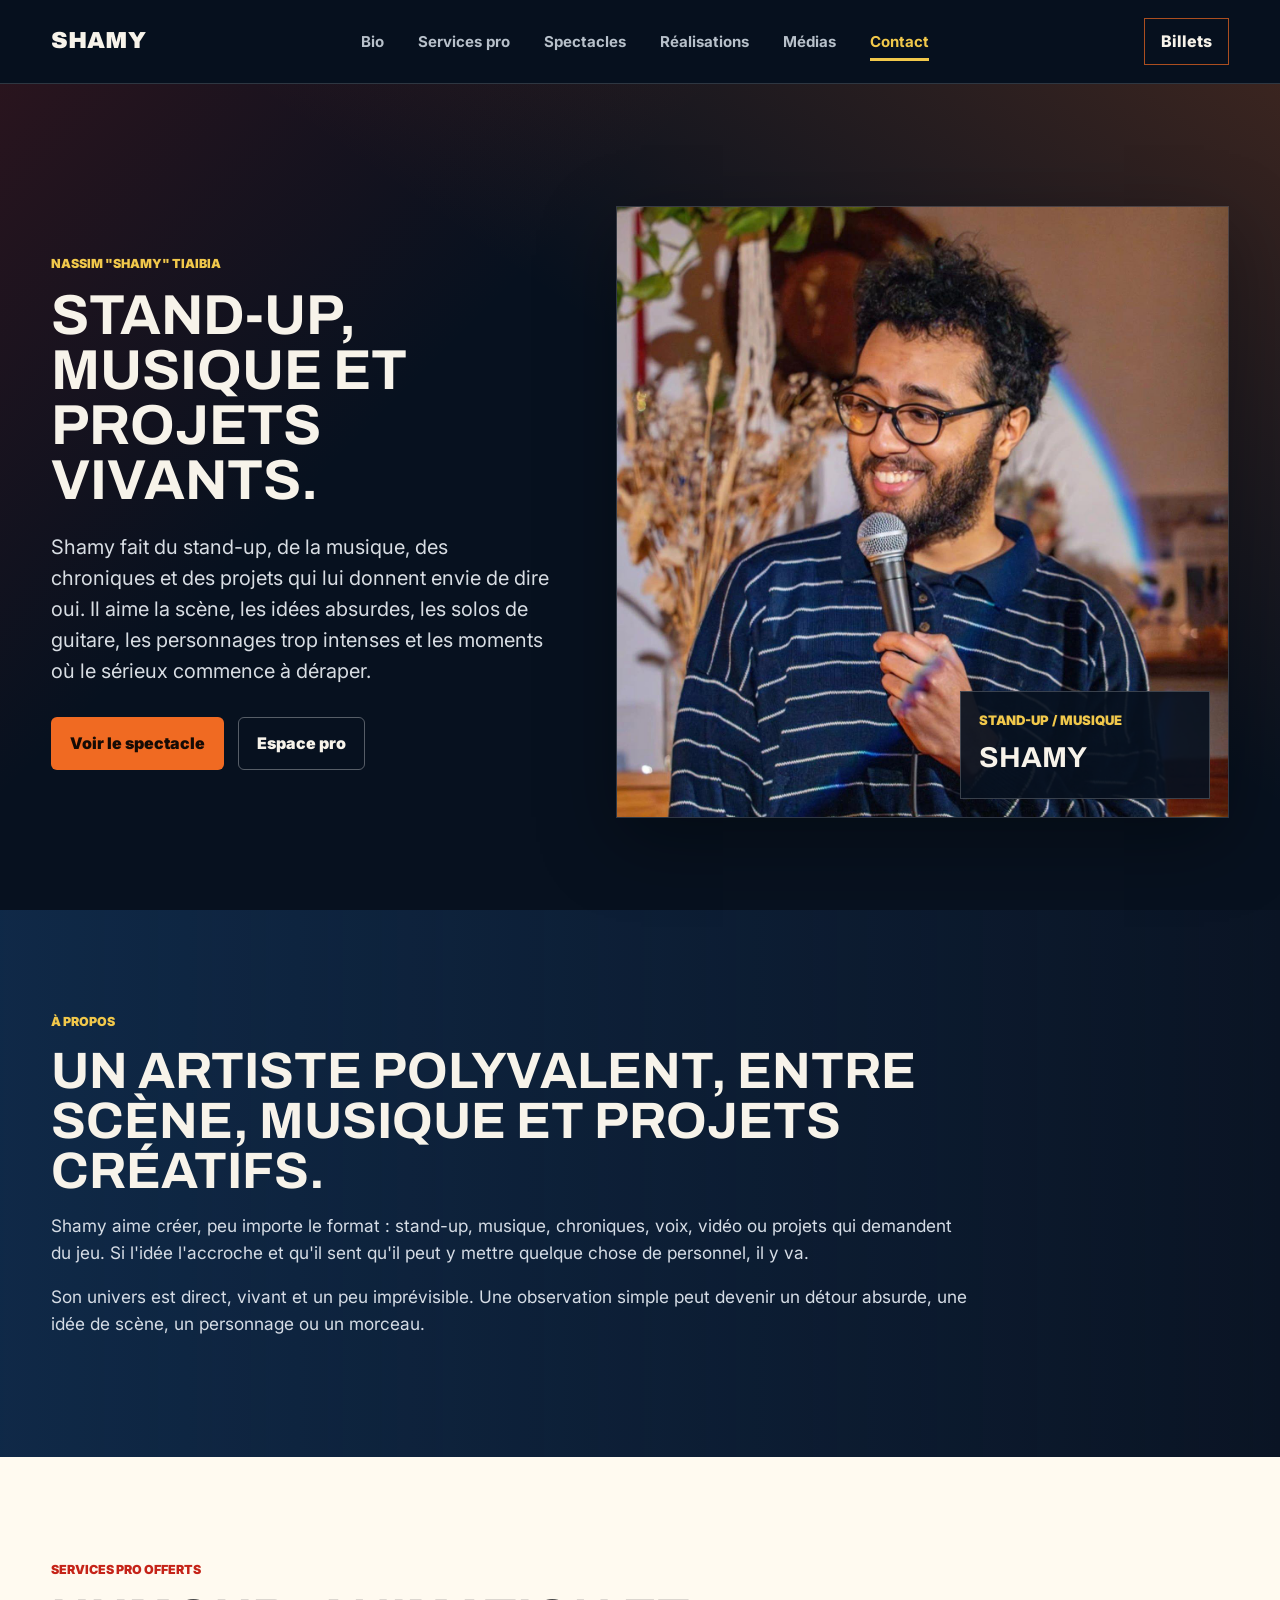
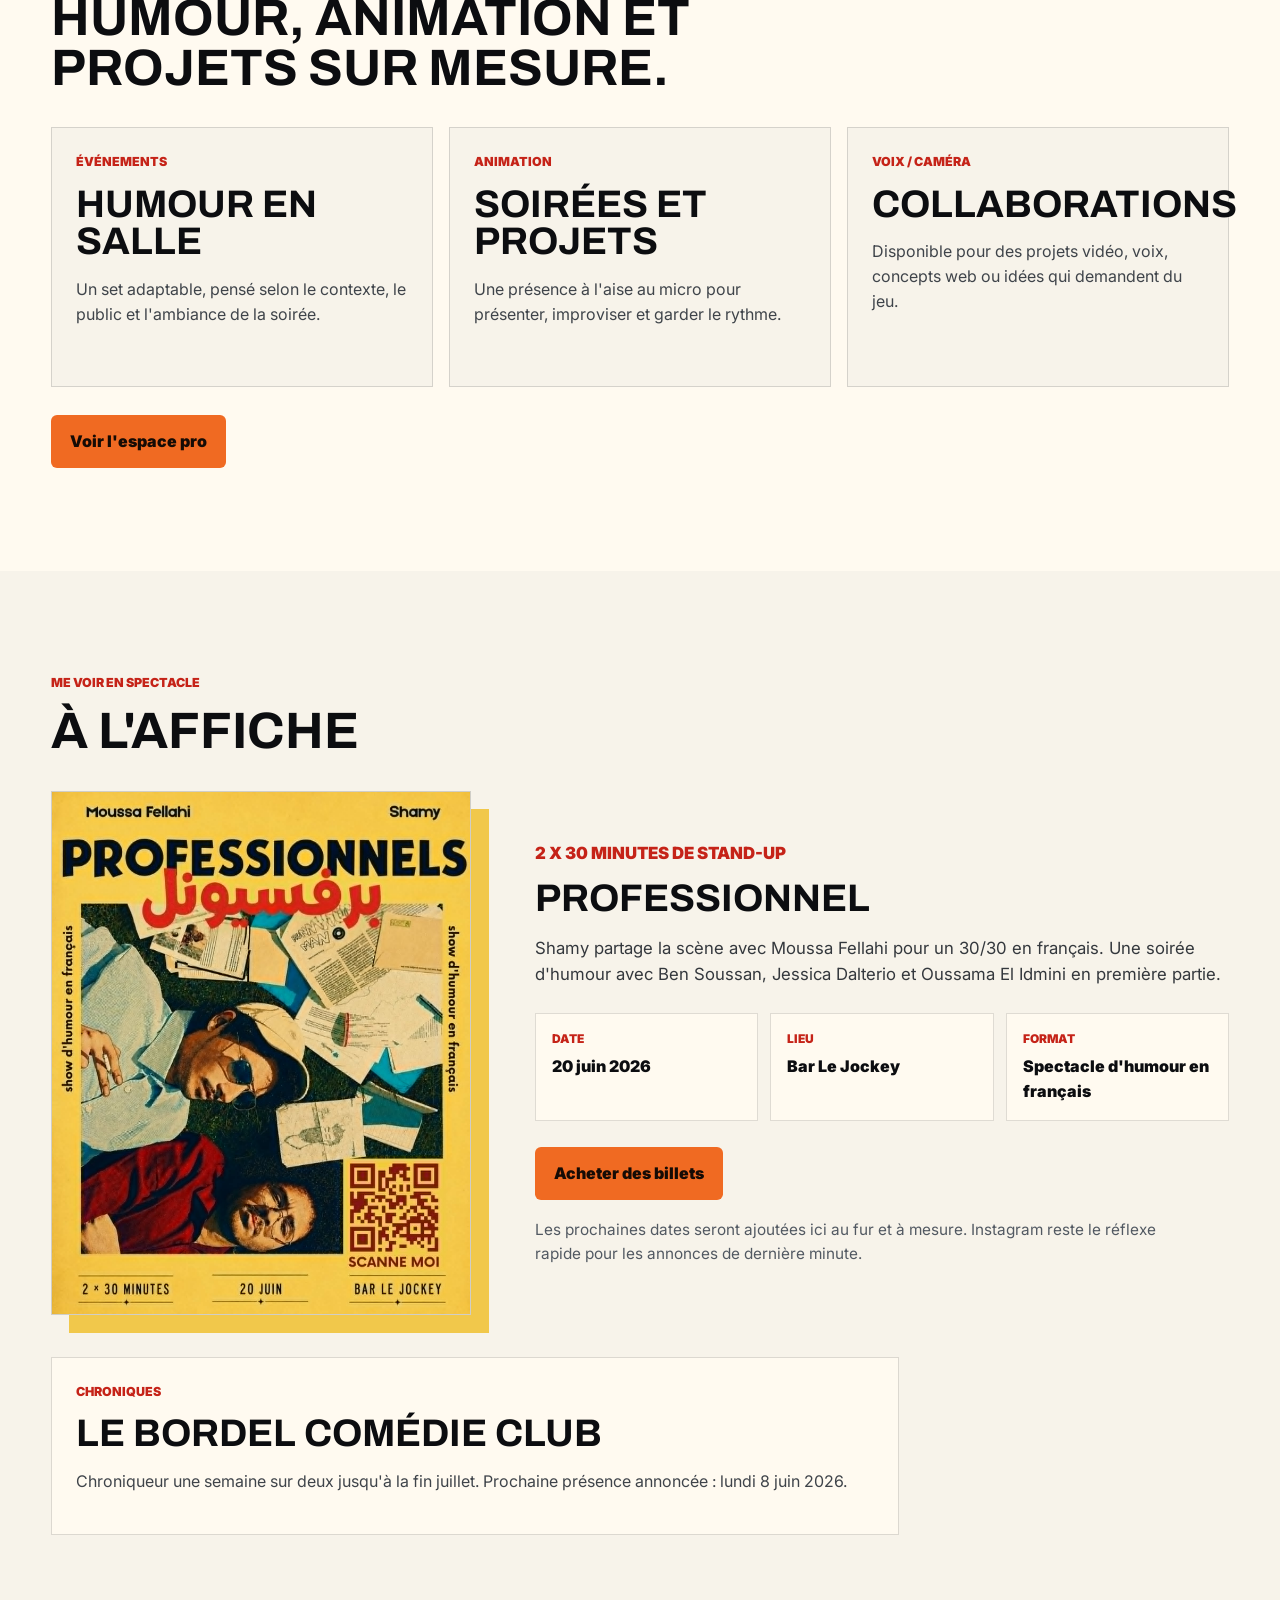
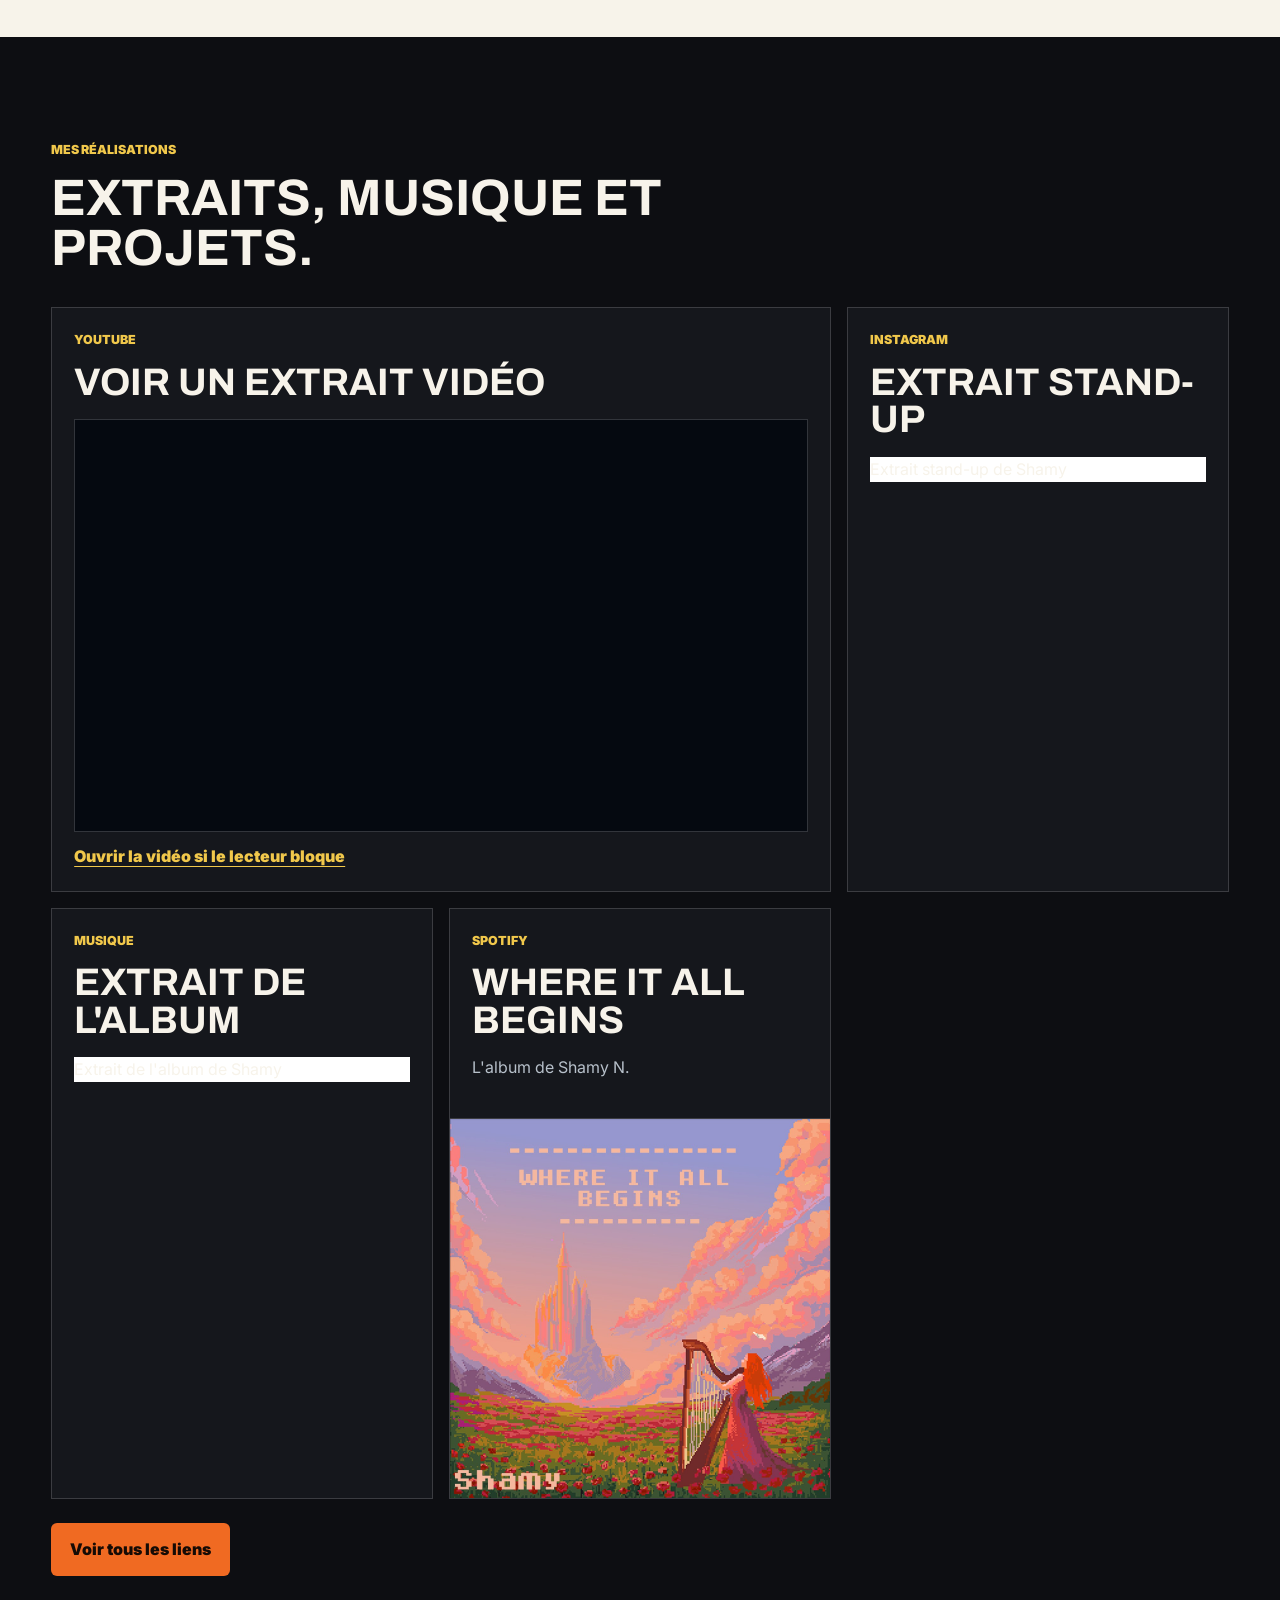
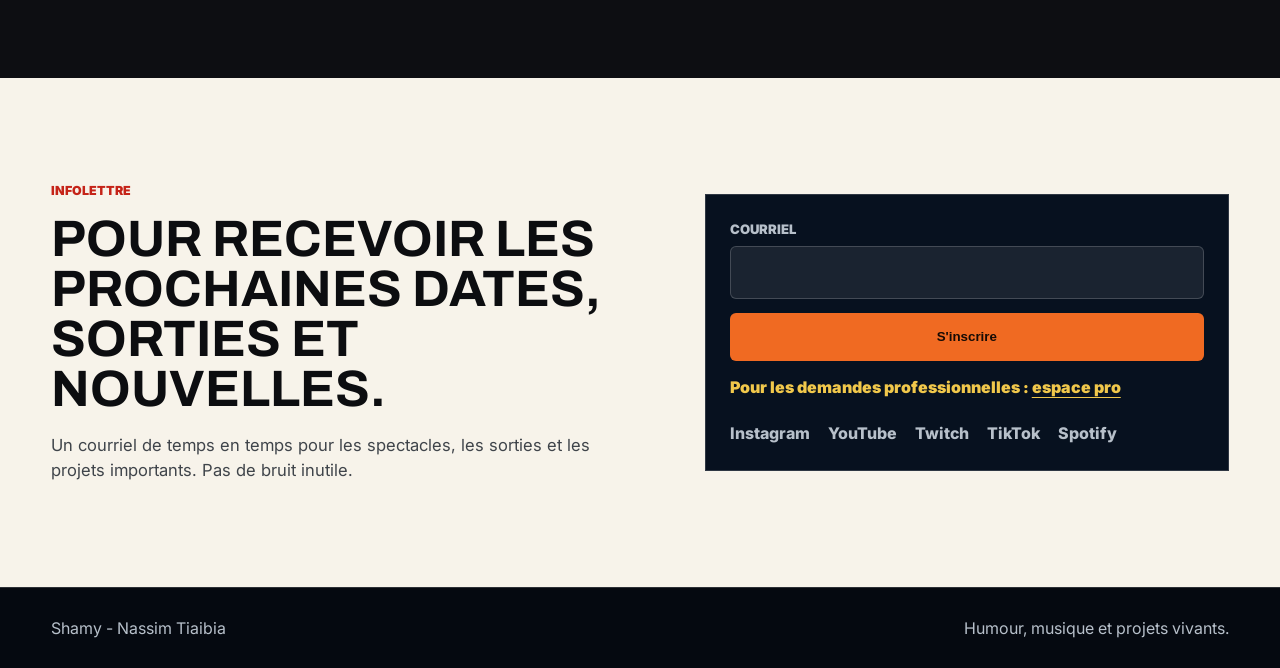
<file: index.html>
<!doctype html>
<html lang="fr">
  <head>
    <meta charset="utf-8">
    <meta name="viewport" content="width=device-width, initial-scale=1">
    <title>Shamy | Humour, musique et scène</title>
    <meta
      name="description"
      content="Site officiel de Shamy. Stand-up, musique, spectacles et demandes professionnelles."
    >
    <meta property="og:type" content="website">
    <meta property="og:site_name" content="Shamy">
    <meta property="og:title" content="Shamy | Humour, musique et scène">
    <meta
      property="og:description"
      content="Stand-up, musique, spectacles, collaborations et demandes professionnelles."
    >
    <meta property="og:image" content="https://shhamy.github.io/Shamy---Site/assets/shamy-og.jpg">
    <meta name="twitter:card" content="summary_large_image">
    <meta name="twitter:title" content="Shamy | Humour, musique et scène">
    <meta
      name="twitter:description"
      content="Stand-up, musique, spectacles, collaborations et demandes professionnelles."
    >
    <meta name="twitter:image" content="https://shhamy.github.io/Shamy---Site/assets/shamy-og.jpg">
    <link rel="preconnect" href="https://fonts.googleapis.com">
    <link rel="preconnect" href="https://fonts.gstatic.com" crossorigin>
    <link
      href="https://fonts.googleapis.com/css2?family=Archivo:wght@500;700;800;900&family=Inter:wght@400;500;600;700&display=swap"
      rel="stylesheet"
    >
    <link rel="icon" type="image/png" href="assets/shamy-favicon.png">
    <link rel="stylesheet" href="styles.css">
  </head>
  <body>
    <header class="site-header">
      <a class="brand" href="#accueil" aria-label="Retour à l'accueil">Shamy</a>
      <nav class="main-nav" aria-label="Navigation principale">
        <a href="#bio">Bio</a>
        <a href="pro.html">Services pro</a>
        <a href="#spectacles">Spectacles</a>
        <a href="#realisations">Réalisations</a>
        <a href="medias.html">Médias</a>
        <a href="#contact">Contact</a>
      </nav>
      <a class="header-cta" href="https://lepointdevente.com/billets/broufissionnel?lang=fr">Billets</a>
    </header>

    <main id="accueil">
      <section class="hero section-band">
        <div class="hero-copy">
          <p class="eyebrow">Nassim "Shamy" Tiaibia</p>
          <h1>Stand-up, musique et projets vivants.</h1>
          <p class="hero-text">
            Shamy fait du stand-up, de la musique, des chroniques et des projets qui lui donnent envie
            de dire oui. Il aime la scène, les idées absurdes, les solos de guitare, les personnages
            trop intenses et les moments où le sérieux commence à déraper.
          </p>
          <div class="hero-actions" aria-label="Actions principales">
            <a class="button button-primary" href="https://lepointdevente.com/billets/broufissionnel?lang=fr">
              Voir le spectacle
            </a>
            <a class="button button-secondary" href="pro.html">Espace pro</a>
          </div>
        </div>

        <div class="hero-media" aria-label="Affiche du spectacle Professionnel">
          <img src="assets/shamy-stage-hero.jpg" alt="Shamy sur scène avec un micro">
          <div class="event-chip">
            <span>Stand-up / musique</span>
            <strong>Shamy</strong>
          </div>
        </div>
      </section>

      <section id="bio" class="section section-bio">
        <div class="bio-copy">
          <p class="eyebrow">À propos</p>
          <h2>Un artiste polyvalent, entre scène, musique et projets créatifs.</h2>
          <p>
            Shamy aime créer, peu importe le format : stand-up, musique, chroniques, voix, vidéo
            ou projets qui demandent du jeu. Si l'idée l'accroche et qu'il sent qu'il peut y mettre
            quelque chose de personnel, il y va.
          </p>
          <p>
            Son univers est direct, vivant et un peu imprévisible. Une observation simple peut devenir
            un détour absurde, une idée de scène, un personnage ou un morceau.
          </p>
        </div>
      </section>

      <section id="services" class="section section-pro">
        <div class="section-heading">
          <p class="eyebrow">Services pro offerts</p>
          <h2>Humour, animation et projets sur mesure.</h2>
        </div>
        <div class="pro-grid">
          <article>
            <p class="tag">Événements</p>
            <h3>Humour en salle</h3>
            <p>Un set adaptable, pensé selon le contexte, le public et l'ambiance de la soirée.</p>
          </article>
          <article>
            <p class="tag">Animation</p>
            <h3>Soirées et projets</h3>
            <p>Une présence à l'aise au micro pour présenter, improviser et garder le rythme.</p>
          </article>
          <article>
            <p class="tag">Voix / caméra</p>
            <h3>Collaborations</h3>
            <p>Disponible pour des projets vidéo, voix, concepts web ou idées qui demandent du jeu.</p>
          </article>
        </div>
        <a class="button button-primary" href="pro.html">Voir l'espace pro</a>
      </section>

      <section id="spectacles" class="section section-events">
        <div class="section-heading">
          <p class="eyebrow">Me voir en spectacle</p>
          <h2>À l'affiche</h2>
        </div>

        <div class="event-feature">
          <div class="poster-frame">
            <img src="assets/professionnel-poster.jfif" alt="Affiche verticale du spectacle Professionnel">
          </div>
          <div class="event-details">
            <p class="tag">2 x 30 minutes de stand-up</p>
            <h3>Professionnel</h3>
            <p>
              Shamy partage la scène avec Moussa Fellahi pour un 30/30 en français. Une soirée d'humour
              avec Ben Soussan, Jessica Dalterio et Oussama El Idmini en première partie.
            </p>
            <dl class="event-facts">
              <div>
                <dt>Date</dt>
                <dd>20 juin 2026</dd>
              </div>
              <div>
                <dt>Lieu</dt>
                <dd>Bar Le Jockey</dd>
              </div>
              <div>
                <dt>Format</dt>
                <dd>Spectacle d'humour en français</dd>
              </div>
            </dl>
            <a class="button button-primary" href="https://lepointdevente.com/billets/broufissionnel?lang=fr">
              Acheter des billets
            </a>
            <p class="event-note">
              Les prochaines dates seront ajoutées ici au fur et à mesure. Instagram reste le réflexe rapide
              pour les annonces de dernière minute.
            </p>
          </div>
        </div>

        <div class="secondary-events single-event">
          <article>
            <p class="tag">Chroniques</p>
            <h3>Le Bordel Comédie Club</h3>
            <p>
              Chroniqueur une semaine sur deux jusqu'à la fin juillet. Prochaine présence annoncée :
              lundi 8 juin 2026.
            </p>
          </article>
        </div>
      </section>

      <section id="realisations" class="section section-media">
        <div class="section-heading">
          <p class="eyebrow">Mes réalisations</p>
          <h2>Extraits, musique et projets.</h2>
        </div>
        <div class="media-grid">
          <article class="media-card media-card-large">
            <span class="media-type">YouTube</span>
            <h3>Voir un extrait vidéo</h3>
            <div class="video-frame">
              <iframe
                src="https://www.youtube-nocookie.com/embed/VKzkAfLOxN0?rel=0"
                title="Extrait vidéo de Shamy"
                loading="lazy"
                referrerpolicy="strict-origin-when-cross-origin"
                allow="accelerometer; autoplay; clipboard-write; encrypted-media; gyroscope; picture-in-picture; web-share"
                allowfullscreen
              ></iframe>
            </div>
            <a class="media-fallback" href="https://www.youtube.com/watch?v=VKzkAfLOxN0">Ouvrir la vidéo si le lecteur bloque</a>
          </article>
          <article class="media-card">
            <span class="media-type">Instagram</span>
            <h3>Extrait stand-up</h3>
            <blockquote
              class="instagram-media"
              data-instgrm-permalink="https://www.instagram.com/p/DWj_fCjkczj/"
              data-instgrm-version="14"
            >
              <a href="https://www.instagram.com/p/DWj_fCjkczj/">Extrait stand-up de Shamy</a>
            </blockquote>
          </article>
          <article class="media-card">
            <span class="media-type">Musique</span>
            <h3>Extrait de l'album</h3>
            <blockquote
              class="instagram-media"
              data-instgrm-permalink="https://www.instagram.com/p/ChflU3IAAlZ/"
              data-instgrm-version="14"
            >
              <a href="https://www.instagram.com/p/ChflU3IAAlZ/">Extrait de l'album de Shamy</a>
            </blockquote>
          </article>
          <a class="media-card album-card" href="https://open.spotify.com/search/Shamy%20N%20Where%20It%20All%20Begins">
            <div class="album-card-copy">
              <span class="media-type">Spotify</span>
              <h3>Where It All Begins</h3>
              <p>L'album de Shamy N.</p>
            </div>
            <img
              class="album-cover"
              src="assets/album-where-it-all-begins-web.jpg"
              alt="Pochette de l'album Where It All Begins de Shamy N"
            >
          </a>
        </div>
        <a class="button button-primary media-page-link" href="medias.html">Voir tous les liens</a>
      </section>

      <section id="contact" class="section section-contact">
        <div>
          <p class="eyebrow">Infolettre</p>
          <h2>Pour recevoir les prochaines dates, sorties et nouvelles.</h2>
          <p class="section-intro">
            Un courriel de temps en temps pour les spectacles, les sorties et les projets importants.
            Pas de bruit inutile.
          </p>
        </div>
        <div class="contact-panel">
          <form
            class="newsletter-form"
            id="newsletter-form"
            action="https://api.web3forms.com/submit"
            method="post"
          >
            <input type="hidden" name="access_key" value="dfb72ff6-ff1e-41c3-a7f5-b4ad7f6306fc">
            <input type="hidden" name="subject" value="Nouvelle inscription infolettre - Shamy">
            <input type="hidden" name="from_name" value="Infolettre Shamy">
            <input type="hidden" name="name" value="Inscription infolettre">
            <input type="checkbox" name="botcheck" class="botcheck" tabindex="-1" autocomplete="off">
            <div class="form-row">
              <label for="newsletter-email">Courriel</label>
              <input id="newsletter-email" name="email" type="email" autocomplete="email" required>
            </div>
            <input type="hidden" name="message" value="Nouvelle inscription à l'infolettre de Shamy.">
            <button class="button button-primary" type="submit">S'inscrire</button>
          </form>
          <div class="form-status" role="status" aria-live="polite" hidden></div>
          <p class="contact-email">Pour les demandes professionnelles : <a href="pro.html">espace pro</a></p>
          <div class="social-links" aria-label="Liens sociaux">
            <a href="https://www.instagram.com/shamynt_/">Instagram</a>
            <a href="https://www.youtube.com/@shamytv1228">YouTube</a>
            <a href="https://www.twitch.tv/Shamytv">Twitch</a>
            <a href="https://www.tiktok.com/@shamynt_">TikTok</a>
            <a href="https://open.spotify.com/search/Shamy%20N">Spotify</a>
          </div>
        </div>
      </section>
    </main>

    <footer class="site-footer">
      <p>Shamy - Nassim Tiaibia</p>
      <p>Humour, musique et projets vivants.</p>
    </footer>
    <script src="script.js"></script>
    <script async src="https://www.instagram.com/embed.js"></script>
  </body>
</html>
</file>
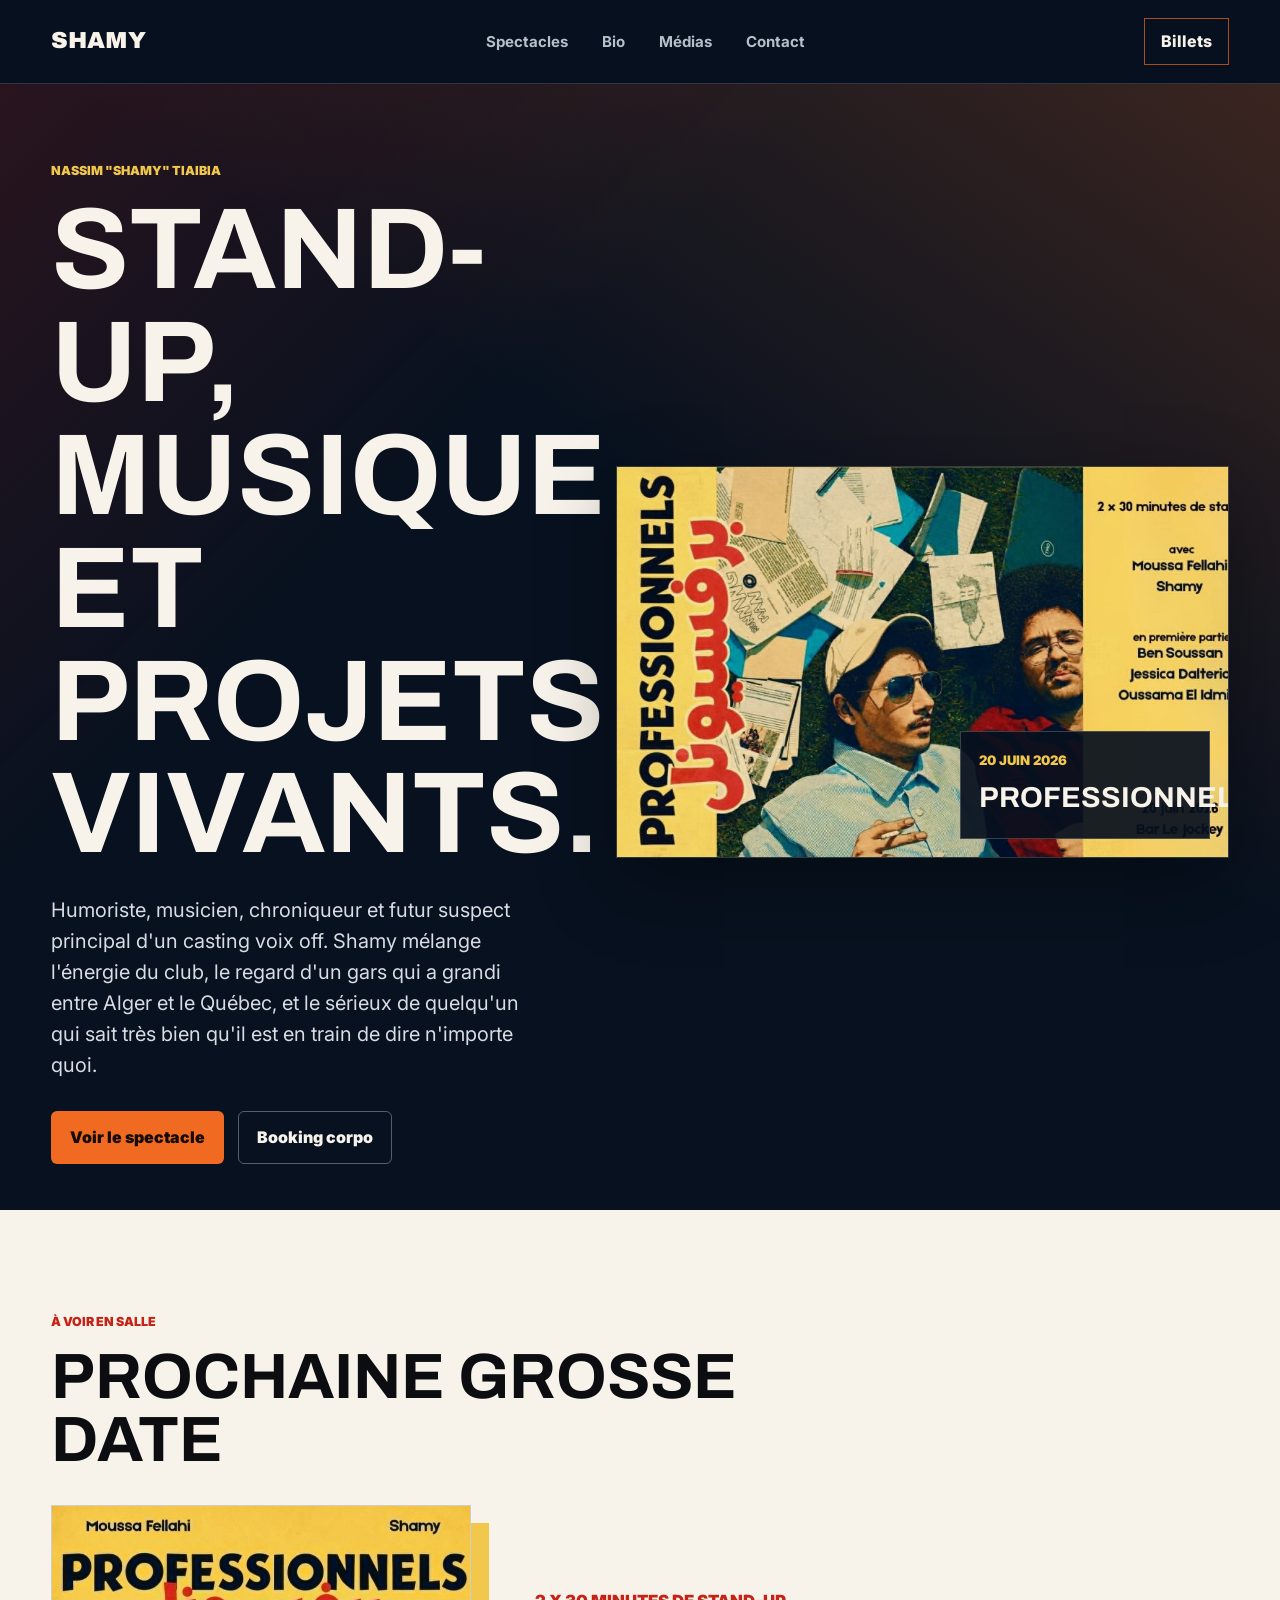
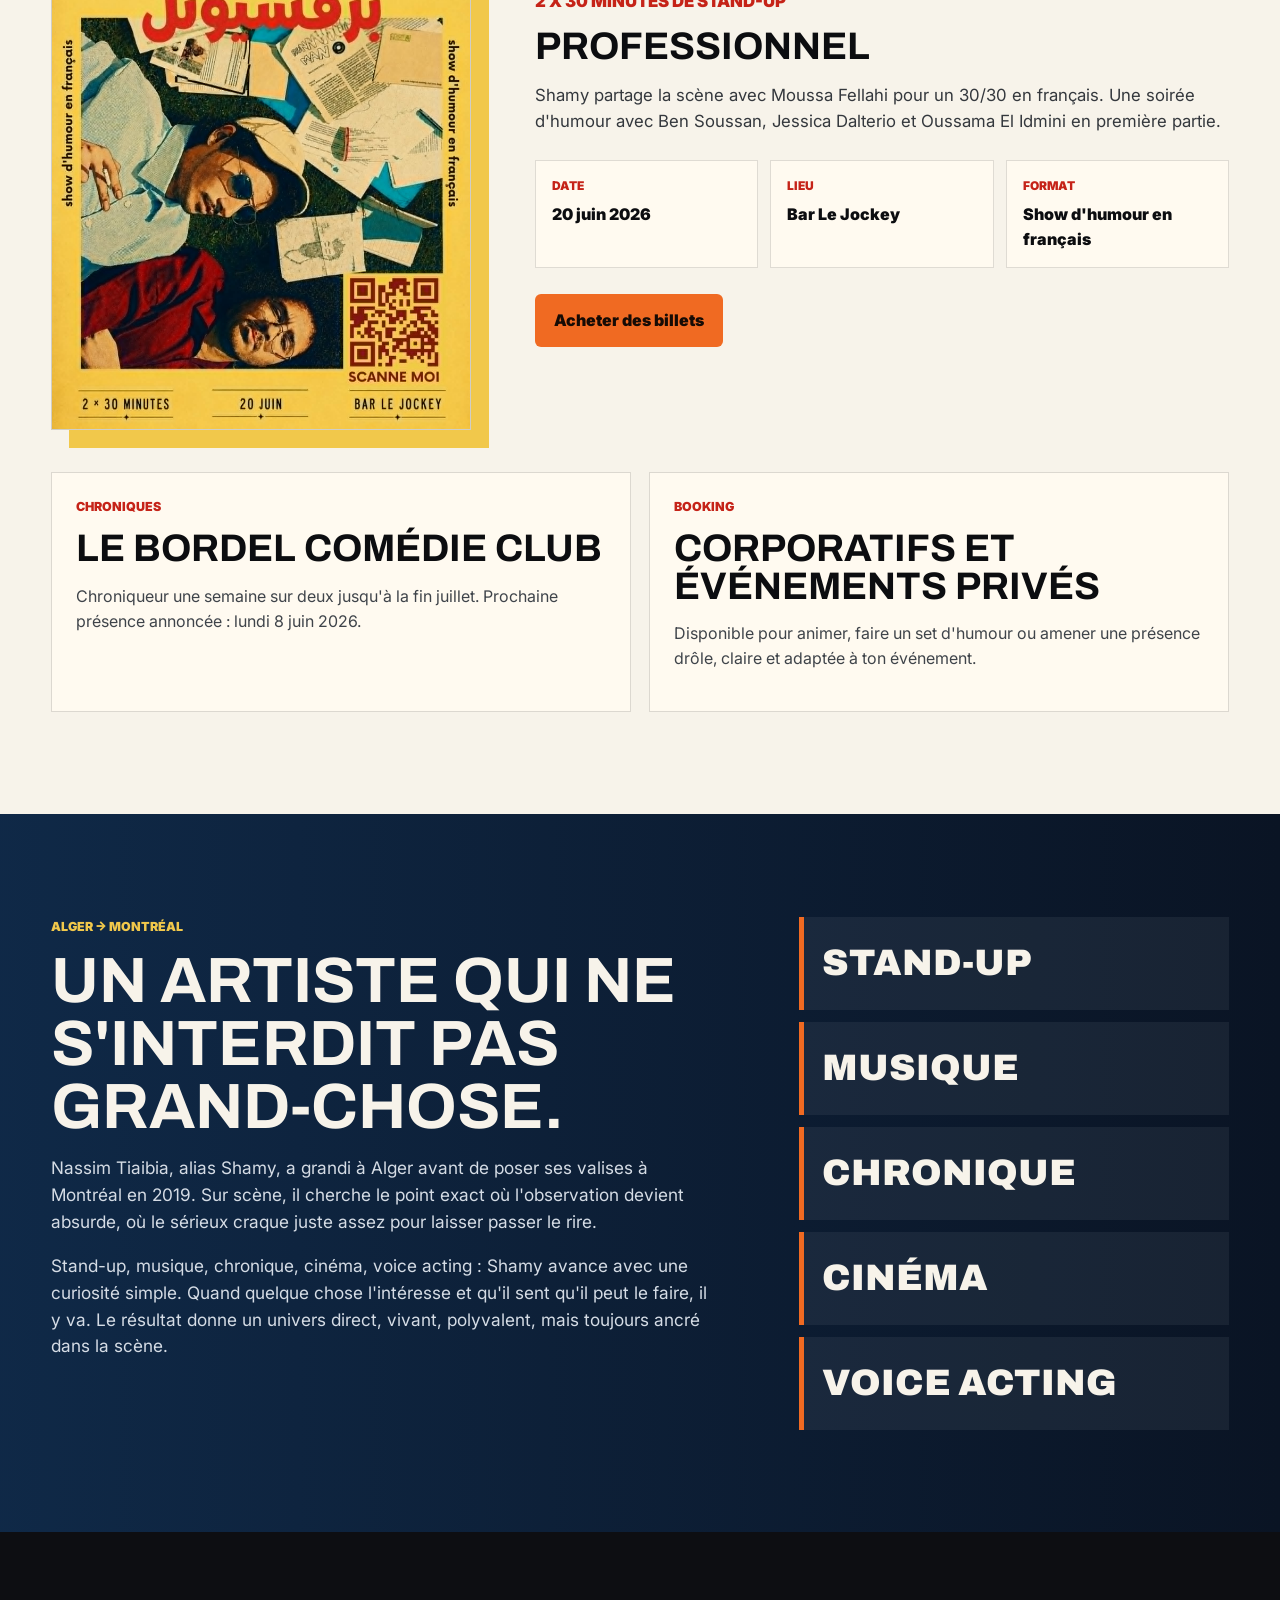
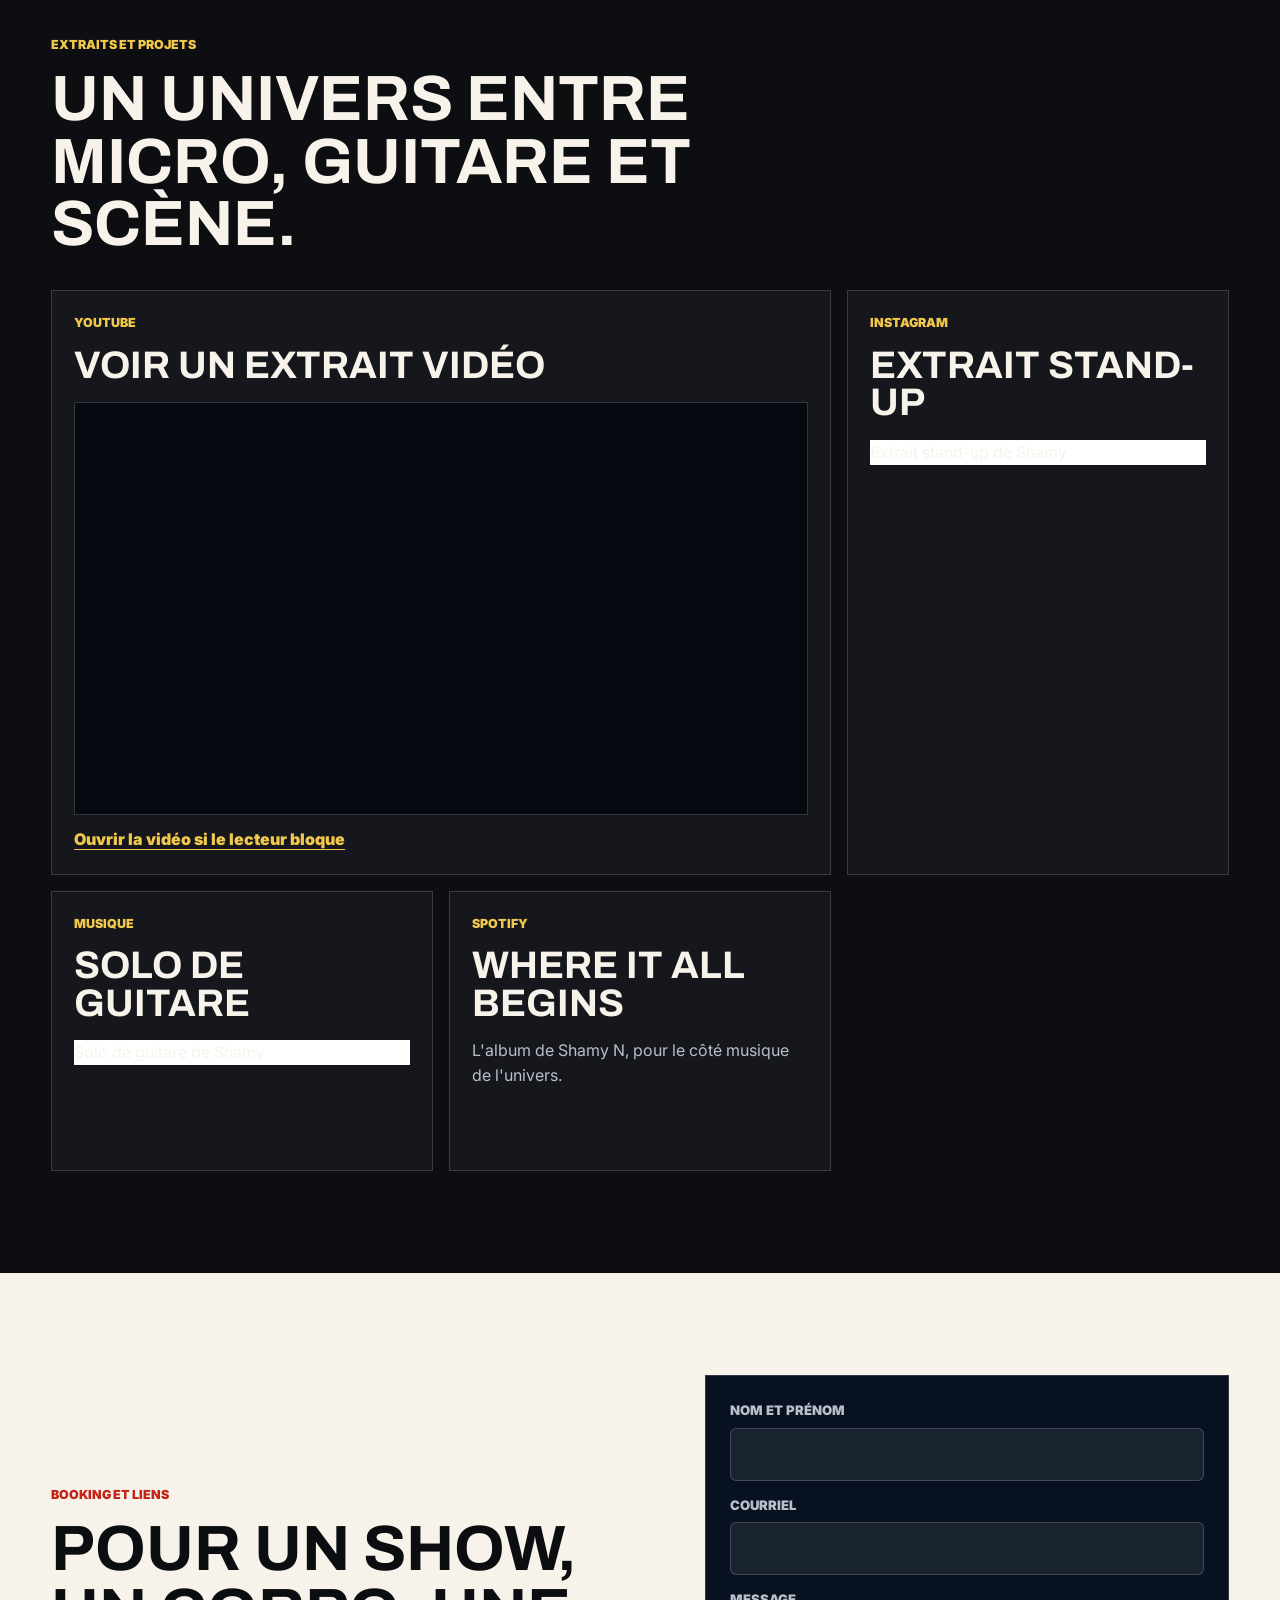
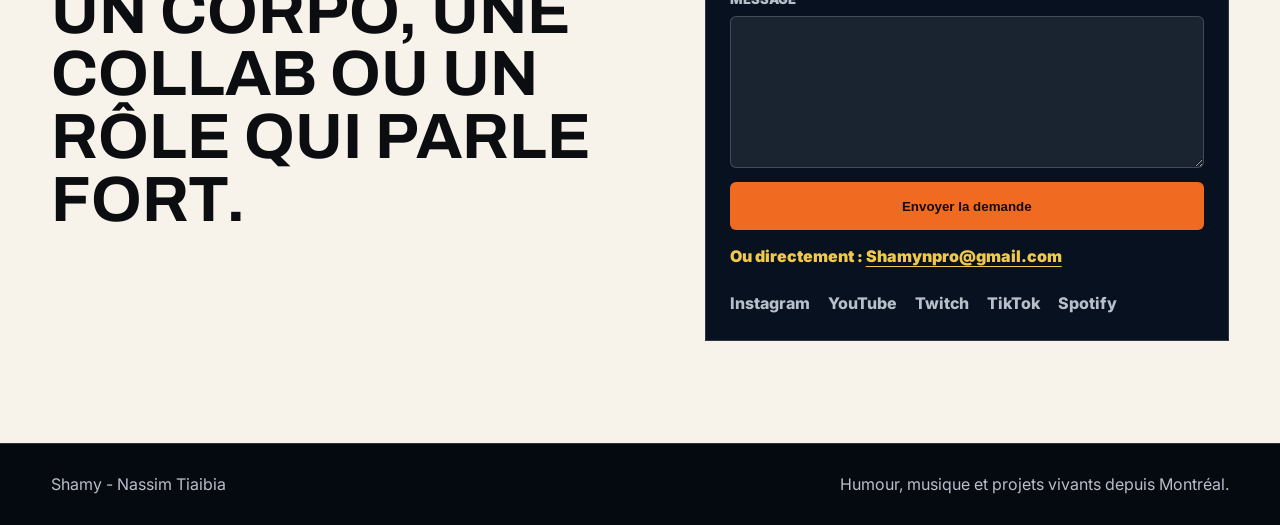
<file: Site internet - Shamy/index.html>
<!doctype html>
<html lang="fr">
  <head>
    <meta charset="utf-8">
    <meta name="viewport" content="width=device-width, initial-scale=1">
    <title>Shamy | Humour, musique et scène au Québec</title>
    <meta
      name="description"
      content="Site officiel de Shamy, humoriste disponible au Québec. Stand-up, musique, spectacles et booking corpo."
    >
    <link rel="preconnect" href="https://fonts.googleapis.com">
    <link rel="preconnect" href="https://fonts.gstatic.com" crossorigin>
    <link
      href="https://fonts.googleapis.com/css2?family=Archivo:wght@500;700;800;900&family=Inter:wght@400;500;600;700&display=swap"
      rel="stylesheet"
    >
    <link rel="stylesheet" href="styles.css">
  </head>
  <body>
    <header class="site-header">
      <a class="brand" href="#accueil" aria-label="Retour à l'accueil">Shamy</a>
      <nav class="main-nav" aria-label="Navigation principale">
        <a href="#spectacles">Spectacles</a>
        <a href="#bio">Bio</a>
        <a href="#medias">Médias</a>
        <a href="#contact">Contact</a>
      </nav>
      <a class="header-cta" href="https://lepointdevente.com/billets/broufissionnel?lang=fr">Billets</a>
    </header>

    <main id="accueil">
      <section class="hero section-band">
        <div class="hero-copy">
          <p class="eyebrow">Nassim "Shamy" Tiaibia</p>
          <h1>Stand-up, musique et projets vivants.</h1>
          <p class="hero-text">
            Humoriste, musicien, chroniqueur et futur suspect principal d'un casting voix off. Shamy mélange
            l'énergie du club, le regard d'un gars qui a grandi entre Alger et le Québec, et le sérieux
            de quelqu'un qui sait très bien qu'il est en train de dire n'importe quoi.
          </p>
          <div class="hero-actions" aria-label="Actions principales">
            <a class="button button-primary" href="https://lepointdevente.com/billets/broufissionnel?lang=fr">
              Voir le spectacle
            </a>
            <a class="button button-secondary" href="#contact">Booking corpo</a>
          </div>
        </div>

        <div class="hero-media" aria-label="Affiche du spectacle Professionnel">
          <img src="assets/professionnel-wide.jfif" alt="Affiche du spectacle Professionnel avec Moussa Fellahi et Shamy">
          <div class="event-chip">
            <span>20 juin 2026</span>
            <strong>Professionnel</strong>
          </div>
        </div>
      </section>

      <section id="spectacles" class="section section-events">
        <div class="section-heading">
          <p class="eyebrow">À voir en salle</p>
          <h2>Prochaine grosse date</h2>
        </div>

        <div class="event-feature">
          <div class="poster-frame">
            <img src="assets/professionnel-poster.jfif" alt="Affiche verticale du spectacle Professionnel">
          </div>
          <div class="event-details">
            <p class="tag">2 x 30 minutes de stand-up</p>
            <h3>Professionnel</h3>
            <p>
              Shamy partage la scène avec Moussa Fellahi pour un 30/30 en français. Une soirée d'humour
              avec Ben Soussan, Jessica Dalterio et Oussama El Idmini en première partie.
            </p>
            <dl class="event-facts">
              <div>
                <dt>Date</dt>
                <dd>20 juin 2026</dd>
              </div>
              <div>
                <dt>Lieu</dt>
                <dd>Bar Le Jockey</dd>
              </div>
              <div>
                <dt>Format</dt>
                <dd>Show d'humour en français</dd>
              </div>
            </dl>
            <a class="button button-primary" href="https://lepointdevente.com/billets/broufissionnel?lang=fr">
              Acheter des billets
            </a>
          </div>
        </div>

        <div class="secondary-events">
          <article>
            <p class="tag">Chroniques</p>
            <h3>Le Bordel Comédie Club</h3>
            <p>
              Chroniqueur une semaine sur deux jusqu'à la fin juillet. Prochaine présence annoncée :
              lundi 8 juin 2026.
            </p>
          </article>
          <article>
            <p class="tag">Booking</p>
            <h3>Corporatifs et événements privés</h3>
            <p>
              Disponible pour animer, faire un set d'humour ou amener une présence drôle, claire et
              adaptée à ton événement.
            </p>
          </article>
        </div>
      </section>

      <section id="bio" class="section section-bio">
        <div class="bio-copy">
          <p class="eyebrow">Alger -> Montréal</p>
          <h2>Un artiste qui ne s'interdit pas grand-chose.</h2>
          <p>
            Nassim Tiaibia, alias Shamy, a grandi à Alger avant de poser ses valises à Montréal en 2019.
            Sur scène, il cherche le point exact où l'observation devient absurde, où le sérieux craque
            juste assez pour laisser passer le rire.
          </p>
          <p>
            Stand-up, musique, chronique, cinéma, voice acting : Shamy avance avec une curiosité simple.
            Quand quelque chose l'intéresse et qu'il sent qu'il peut le faire, il y va. Le résultat donne
            un univers direct, vivant, polyvalent, mais toujours ancré dans la scène.
          </p>
        </div>
        <div class="bio-stats" aria-label="Univers de Shamy">
          <span>Stand-up</span>
          <span>Musique</span>
          <span>Chronique</span>
          <span>Cinéma</span>
          <span>Voice acting</span>
        </div>
      </section>

      <section id="medias" class="section section-media">
        <div class="section-heading">
          <p class="eyebrow">Extraits et projets</p>
          <h2>Un univers entre micro, guitare et scène.</h2>
        </div>
        <div class="media-grid">
          <article class="media-card media-card-large">
            <span class="media-type">YouTube</span>
            <h3>Voir un extrait vidéo</h3>
            <div class="video-frame">
              <iframe
                src="https://www.youtube-nocookie.com/embed/VKzkAfLOxN0?rel=0"
                title="Extrait vidéo de Shamy"
                loading="lazy"
                referrerpolicy="strict-origin-when-cross-origin"
                allow="accelerometer; autoplay; clipboard-write; encrypted-media; gyroscope; picture-in-picture; web-share"
                allowfullscreen
              ></iframe>
            </div>
            <a class="media-fallback" href="https://www.youtube.com/watch?v=VKzkAfLOxN0">Ouvrir la vidéo si le lecteur bloque</a>
          </article>
          <article class="media-card">
            <span class="media-type">Instagram</span>
            <h3>Extrait stand-up</h3>
            <blockquote
              class="instagram-media"
              data-instgrm-permalink="https://www.instagram.com/p/DWj_fCjkczj/"
              data-instgrm-version="14"
            >
              <a href="https://www.instagram.com/p/DWj_fCjkczj/">Extrait stand-up de Shamy</a>
            </blockquote>
          </article>
          <article class="media-card">
            <span class="media-type">Musique</span>
            <h3>Solo de guitare</h3>
            <blockquote
              class="instagram-media"
              data-instgrm-permalink="https://www.instagram.com/p/ChflU3IAAlZ/"
              data-instgrm-version="14"
            >
              <a href="https://www.instagram.com/p/ChflU3IAAlZ/">Solo de guitare de Shamy</a>
            </blockquote>
          </article>
          <a class="media-card" href="https://open.spotify.com/search/Shamy%20N%20Where%20It%20All%20Begins">
            <span class="media-type">Spotify</span>
            <h3>Where It All Begins</h3>
            <p>L'album de Shamy N, pour le côté musique de l'univers.</p>
          </a>
        </div>
      </section>

      <section id="contact" class="section section-contact">
        <div>
          <p class="eyebrow">Booking et liens</p>
          <h2>Pour un show, un corpo, une collab ou un rôle qui parle fort.</h2>
        </div>
        <div class="contact-panel">
          <form
            class="booking-form"
            id="booking-form"
            action="https://formsubmit.co/ajax/Shamynpro@gmail.com"
            method="post"
          >
            <input type="hidden" name="_subject" value="Nouvelle demande de booking - Shamy">
            <input type="hidden" name="_captcha" value="false">
            <div class="form-row">
              <label for="booking-name">Nom et prénom</label>
              <input id="booking-name" name="name" type="text" autocomplete="name" required>
            </div>
            <div class="form-row">
              <label for="booking-email">Courriel</label>
              <input id="booking-email" name="email" type="email" autocomplete="email" required>
            </div>
            <div class="form-row">
              <label for="booking-message">Message</label>
              <textarea id="booking-message" name="message" rows="5" required></textarea>
            </div>
            <button class="button button-primary" type="submit">Envoyer la demande</button>
          </form>
          <div class="form-status" id="form-status" role="status" aria-live="polite" hidden></div>
          <p class="contact-email">Ou directement : <a href="mailto:Shamynpro@gmail.com">Shamynpro@gmail.com</a></p>
          <div class="social-links" aria-label="Liens sociaux">
            <a href="https://www.instagram.com/shamynt_/">Instagram</a>
            <a href="https://www.youtube.com/@shamytv1228">YouTube</a>
            <a href="https://www.twitch.tv/Shamytv">Twitch</a>
            <a href="https://www.tiktok.com/@shamynt_">TikTok</a>
            <a href="https://open.spotify.com/search/Shamy%20N">Spotify</a>
          </div>
        </div>
      </section>
    </main>

    <footer class="site-footer">
      <p>Shamy - Nassim Tiaibia</p>
      <p>Humour, musique et projets vivants depuis Montréal.</p>
    </footer>
    <script src="script.js"></script>
    <script async src="https://www.instagram.com/embed.js"></script>
  </body>
</html>
</file>
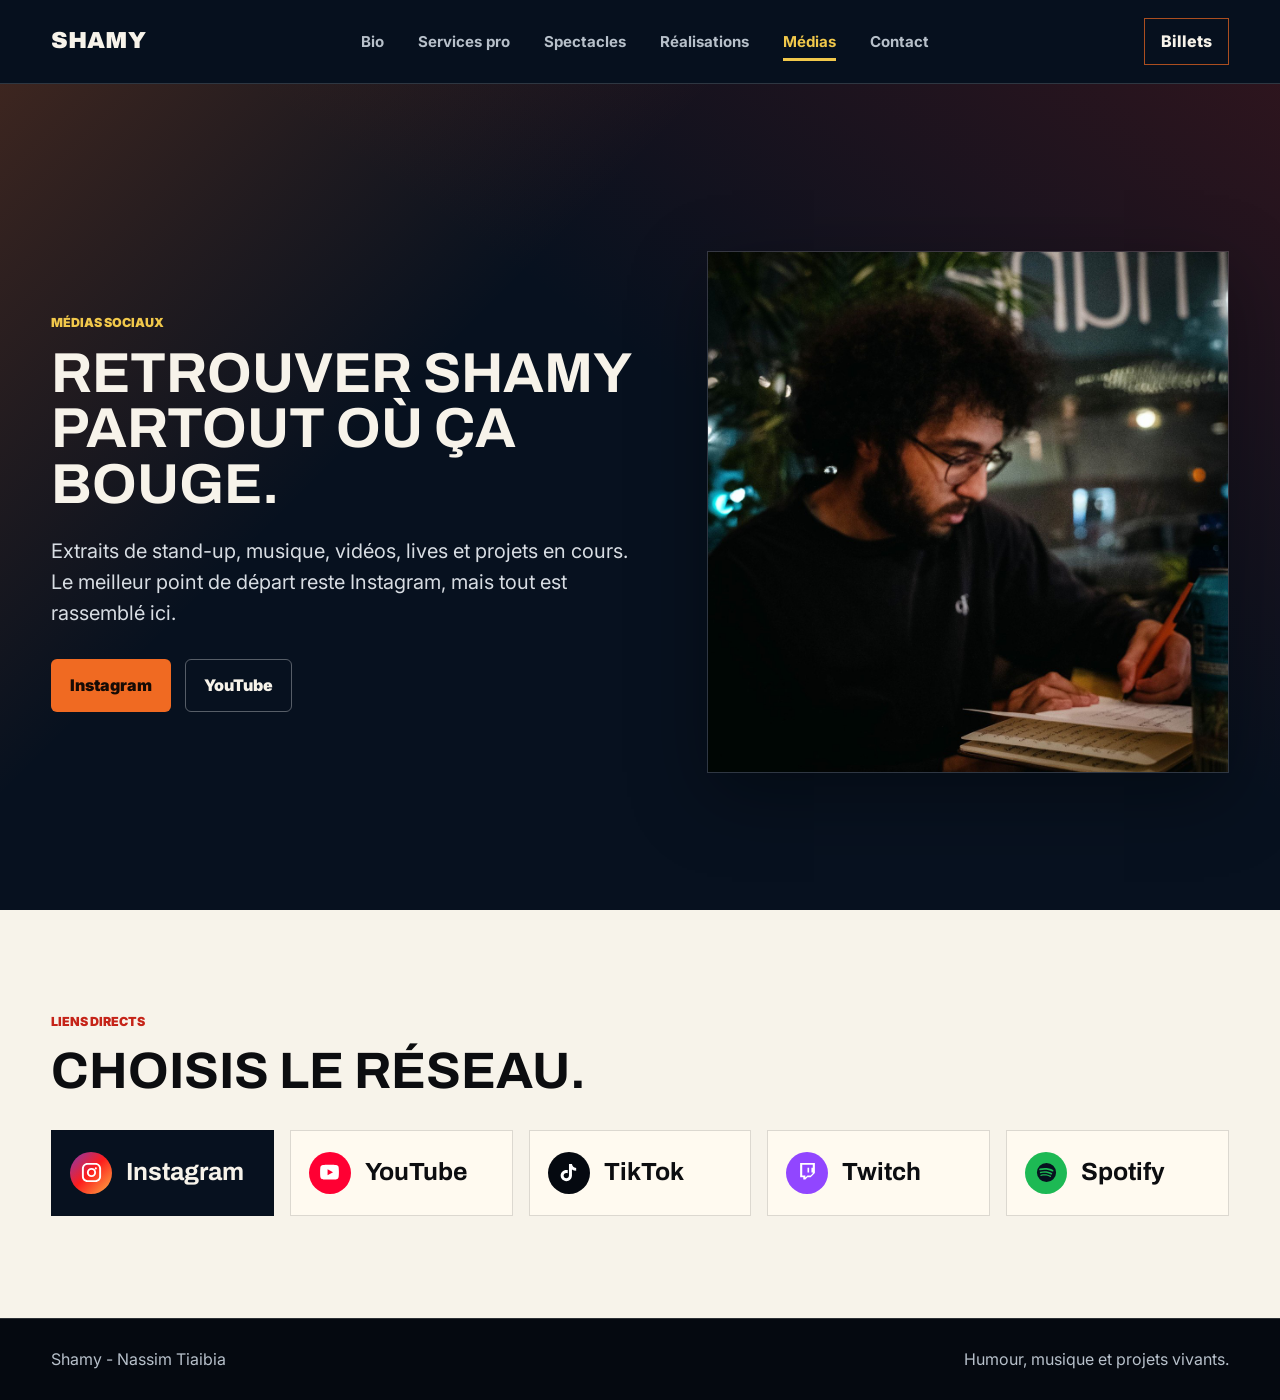
<file: medias.html>
<!doctype html>
<html lang="fr">
  <head>
    <meta charset="utf-8">
    <meta name="viewport" content="width=device-width, initial-scale=1">
    <title>Médias | Shamy</title>
    <meta
      name="description"
      content="Liens médias de Shamy : Instagram, YouTube, TikTok, Twitch, Spotify et extraits."
    >
    <meta property="og:type" content="website">
    <meta property="og:site_name" content="Shamy">
    <meta property="og:title" content="Médias | Shamy">
    <meta
      property="og:description"
      content="Instagram, YouTube, TikTok, Twitch, Spotify et contenus de Shamy."
    >
    <meta property="og:image" content="https://shhamy.github.io/Shamy---Site/assets/shamy-og.jpg">
    <meta name="twitter:card" content="summary_large_image">
    <meta name="twitter:title" content="Médias | Shamy">
    <meta
      name="twitter:description"
      content="Instagram, YouTube, TikTok, Twitch, Spotify et contenus de Shamy."
    >
    <meta name="twitter:image" content="https://shhamy.github.io/Shamy---Site/assets/shamy-og.jpg">
    <link rel="preconnect" href="https://fonts.googleapis.com">
    <link rel="preconnect" href="https://fonts.gstatic.com" crossorigin>
    <link
      href="https://fonts.googleapis.com/css2?family=Archivo:wght@500;700;800;900&family=Inter:wght@400;500;600;700&display=swap"
      rel="stylesheet"
    >
    <link rel="icon" type="image/png" href="assets/shamy-favicon.png">
    <link rel="stylesheet" href="styles.css">
  </head>
  <body>
    <header class="site-header">
      <a class="brand" href="index.html" aria-label="Retour à l'accueil">Shamy</a>
      <nav class="main-nav" aria-label="Navigation principale">
        <a href="index.html#bio">Bio</a>
        <a href="pro.html">Services pro</a>
        <a href="index.html#spectacles">Spectacles</a>
        <a href="index.html#realisations">Réalisations</a>
        <a href="medias.html">Médias</a>
        <a href="index.html#contact">Contact</a>
      </nav>
      <a class="header-cta" href="https://lepointdevente.com/billets/broufissionnel?lang=fr">Billets</a>
    </header>

    <main>
      <section class="media-hero section-band">
        <div class="hero-copy">
          <p class="eyebrow">Médias sociaux</p>
          <h1>Retrouver Shamy partout où ça bouge.</h1>
          <p class="hero-text">
            Extraits de stand-up, musique, vidéos, lives et projets en cours. Le meilleur point de départ
            reste Instagram, mais tout est rassemblé ici.
          </p>
          <div class="hero-actions" aria-label="Actions médias">
            <a class="button button-primary" href="https://www.instagram.com/shamynt_/">Instagram</a>
            <a class="button button-secondary" href="https://www.youtube.com/@shamytv1228">YouTube</a>
          </div>
        </div>
        <div class="hero-media media-hero-photo" aria-label="Photo de Shamy">
          <img src="assets/shamy-press-photo.jpg" alt="Shamy en train d'écrire">
        </div>
      </section>

      <section class="section section-links">
        <div class="section-heading">
          <p class="eyebrow">Liens directs</p>
          <h2>Choisis le réseau.</h2>
        </div>
        <div class="social-directory">
          <a class="social-card primary-social" href="https://www.instagram.com/shamynt_/" aria-label="Instagram de Shamy">
            <span class="social-icon social-icon-instagram" aria-hidden="true">
              <svg viewBox="0 0 24 24" focusable="false">
                <path d="M7.8 2h8.4C19.4 2 22 4.6 22 7.8v8.4c0 3.2-2.6 5.8-5.8 5.8H7.8C4.6 22 2 19.4 2 16.2V7.8C2 4.6 4.6 2 7.8 2Zm0 2C5.7 4 4 5.7 4 7.8v8.4C4 18.3 5.7 20 7.8 20h8.4c2.1 0 3.8-1.7 3.8-3.8V7.8C20 5.7 18.3 4 16.2 4H7.8Zm8.7 2.6a1.1 1.1 0 1 1 0 2.2 1.1 1.1 0 0 1 0-2.2ZM12 7.2a4.8 4.8 0 1 1 0 9.6 4.8 4.8 0 0 1 0-9.6Zm0 2a2.8 2.8 0 1 0 0 5.6 2.8 2.8 0 0 0 0-5.6Z"/>
              </svg>
            </span>
            <strong>Instagram</strong>
          </a>
          <a class="social-card" href="https://www.youtube.com/@shamytv1228" aria-label="YouTube de Shamy">
            <span class="social-icon social-icon-youtube" aria-hidden="true">
              <svg viewBox="0 0 24 24" focusable="false">
                <path d="M21.6 7.2s-.2-1.5-.8-2.2c-.8-.8-1.7-.8-2.1-.9C15.8 3.9 12 3.9 12 3.9s-3.8 0-6.7.2c-.4.1-1.3.1-2.1.9-.6.7-.8 2.2-.8 2.2S2.2 9 2.2 10.8v1.7c0 1.8.2 3.6.2 3.6s.2 1.5.8 2.2c.8.8 1.9.8 2.4.9 1.7.2 6.4.2 6.4.2s3.8 0 6.7-.2c.4-.1 1.3-.1 2.1-.9.6-.7.8-2.2.8-2.2s.2-1.8.2-3.6v-1.7c0-1.8-.2-3.6-.2-3.6ZM10 14.9V8.7l5.7 3.1L10 14.9Z"/>
              </svg>
            </span>
            <strong>YouTube</strong>
          </a>
          <a class="social-card" href="https://www.tiktok.com/@shamynt_" aria-label="TikTok de Shamy">
            <span class="social-icon social-icon-tiktok" aria-hidden="true">
              <svg viewBox="0 0 24 24" focusable="false">
                <path d="M15.6 3c.4 2.3 1.8 3.9 4.4 4.3v3c-1.6 0-3.1-.5-4.4-1.4v6.2c0 3.2-2.6 5.9-5.9 5.9s-5.9-2.6-5.9-5.8 2.6-5.9 5.9-5.9c.5 0 1 .1 1.5.2v3.2c-.5-.2-1-.3-1.5-.3-1.6 0-2.8 1.3-2.8 2.8S8.1 18 9.7 18s2.8-1.3 2.8-2.8V3h3.1Z"/>
              </svg>
            </span>
            <strong>TikTok</strong>
          </a>
          <a class="social-card" href="https://www.twitch.tv/Shamytv" aria-label="Twitch de Shamy">
            <span class="social-icon social-icon-twitch" aria-hidden="true">
              <svg viewBox="0 0 24 24" focusable="false">
                <path d="M4.3 2h15.4v10.6l-4.4 4.4H12l-2.2 2.2H7.6V17H4.3V2Zm2.2 2v11h3.3v2.2L12 15h3.3l2.2-2.2V4h-11Zm5.5 3h1.7v5H12V7Zm4.1 0h1.7v5h-1.7V7Z"/>
              </svg>
            </span>
            <strong>Twitch</strong>
          </a>
          <a class="social-card" href="https://open.spotify.com/search/Shamy%20N%20Where%20It%20All%20Begins" aria-label="Spotify de Shamy N">
            <span class="social-icon social-icon-spotify" aria-hidden="true">
              <svg viewBox="0 0 24 24" focusable="false">
                <path d="M12 2a10 10 0 1 0 0 20 10 10 0 0 0 0-20Zm4.6 14.4c-.2.3-.6.4-.9.2-2.5-1.5-5.7-1.8-9.4-1-.3.1-.7-.2-.8-.5-.1-.3.2-.7.5-.8 4.1-.9 7.6-.5 10.5 1.2.3.2.4.6.1.9Zm1.2-2.7c-.3.4-.8.5-1.2.3-2.8-1.7-7.1-2.2-10.5-1.2-.4.1-.9-.1-1-.6-.1-.4.1-.9.6-1 3.8-1.1 8.6-.6 11.8 1.4.4.2.5.7.3 1.1Zm.1-2.8C14.5 8.9 8.8 8.7 5.6 9.7c-.5.2-1-.1-1.2-.6-.2-.5.1-1 .6-1.2 3.7-1.1 10-.9 13.8 1.4.5.3.6.9.3 1.3-.2.4-.8.6-1.2.3Z"/>
              </svg>
            </span>
            <strong>Spotify</strong>
          </a>
        </div>
      </section>

    </main>

    <footer class="site-footer">
      <p>Shamy - Nassim Tiaibia</p>
      <p>Humour, musique et projets vivants.</p>
    </footer>
    <script src="script.js"></script>
    <script async src="https://www.instagram.com/embed.js"></script>
  </body>
</html>
</file>
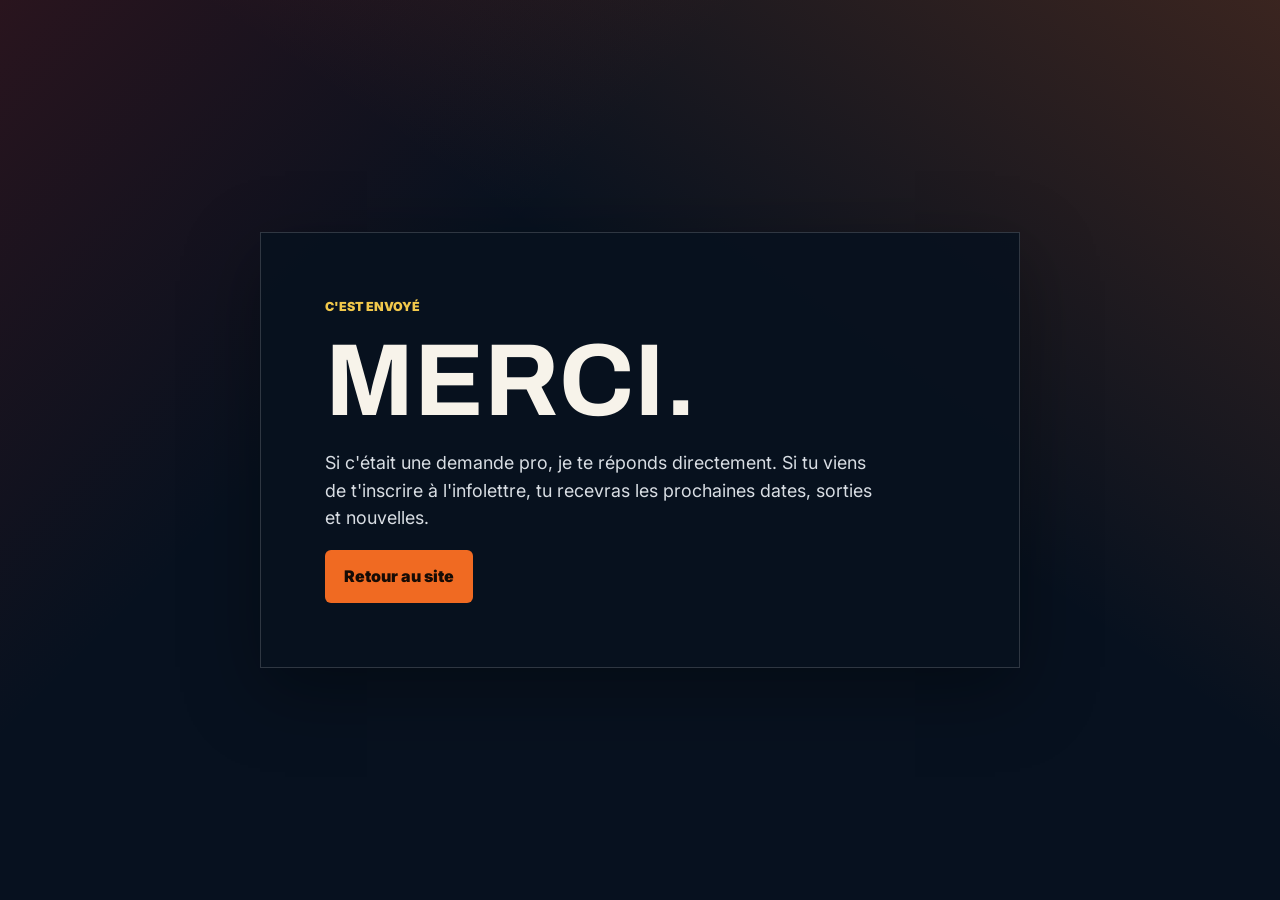
<file: merci.html>
<!doctype html>
<html lang="fr">
  <head>
    <meta charset="utf-8">
    <meta name="viewport" content="width=device-width, initial-scale=1">
    <title>Message envoyé | Shamy</title>
    <meta name="robots" content="noindex">
    <link rel="preconnect" href="https://fonts.googleapis.com">
    <link rel="preconnect" href="https://fonts.gstatic.com" crossorigin>
    <link
      href="https://fonts.googleapis.com/css2?family=Archivo:wght@500;700;800;900&family=Inter:wght@400;500;600;700&display=swap"
      rel="stylesheet"
    >
    <link rel="icon" type="image/png" href="assets/shamy-favicon.png">
    <link rel="stylesheet" href="styles.css">
  </head>
  <body class="success-page">
    <main class="success-wrap">
      <section class="success-panel">
        <p class="eyebrow">C'est envoyé</p>
        <h1>Merci.</h1>
        <p>
          Si c'était une demande pro, je te réponds directement. Si tu viens de t'inscrire à l'infolettre,
          tu recevras les prochaines dates, sorties et nouvelles.
        </p>
        <a class="button button-primary" href="index.html">Retour au site</a>
      </section>
    </main>
  </body>
</html>
</file>
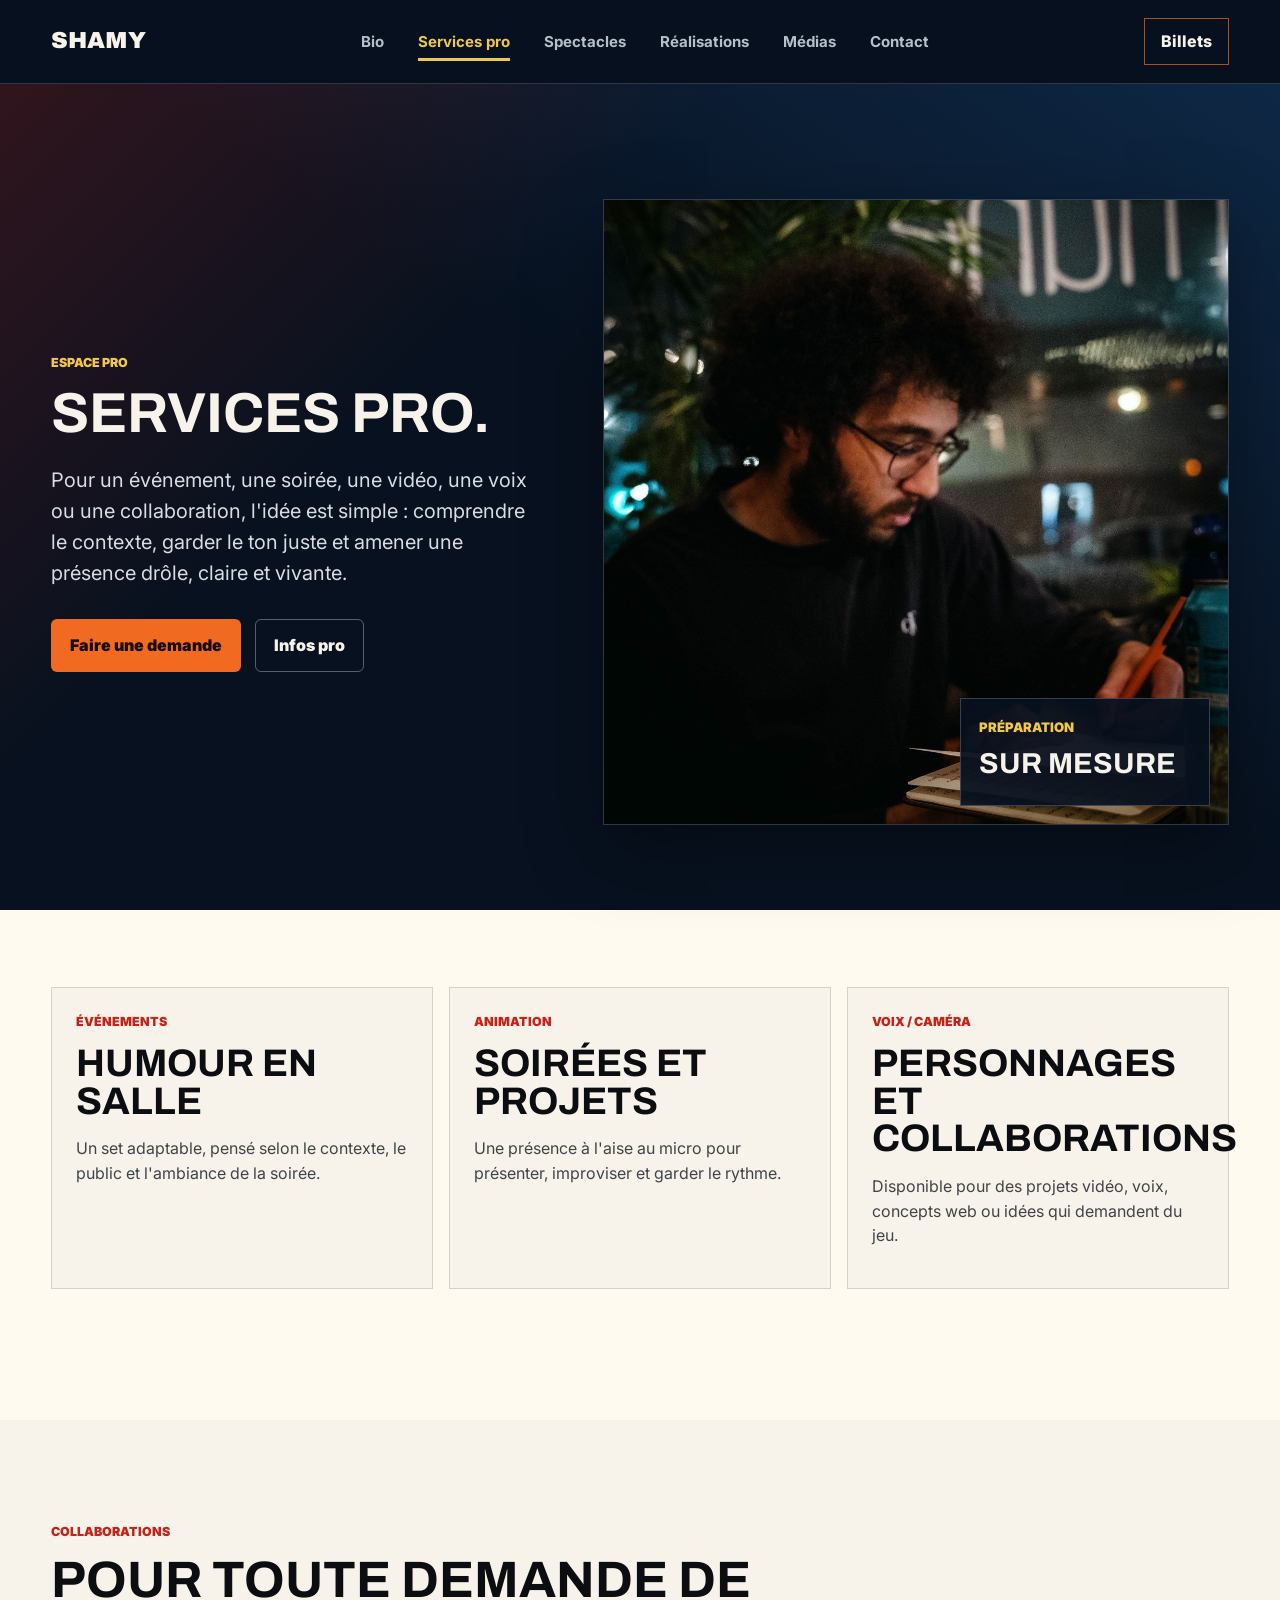
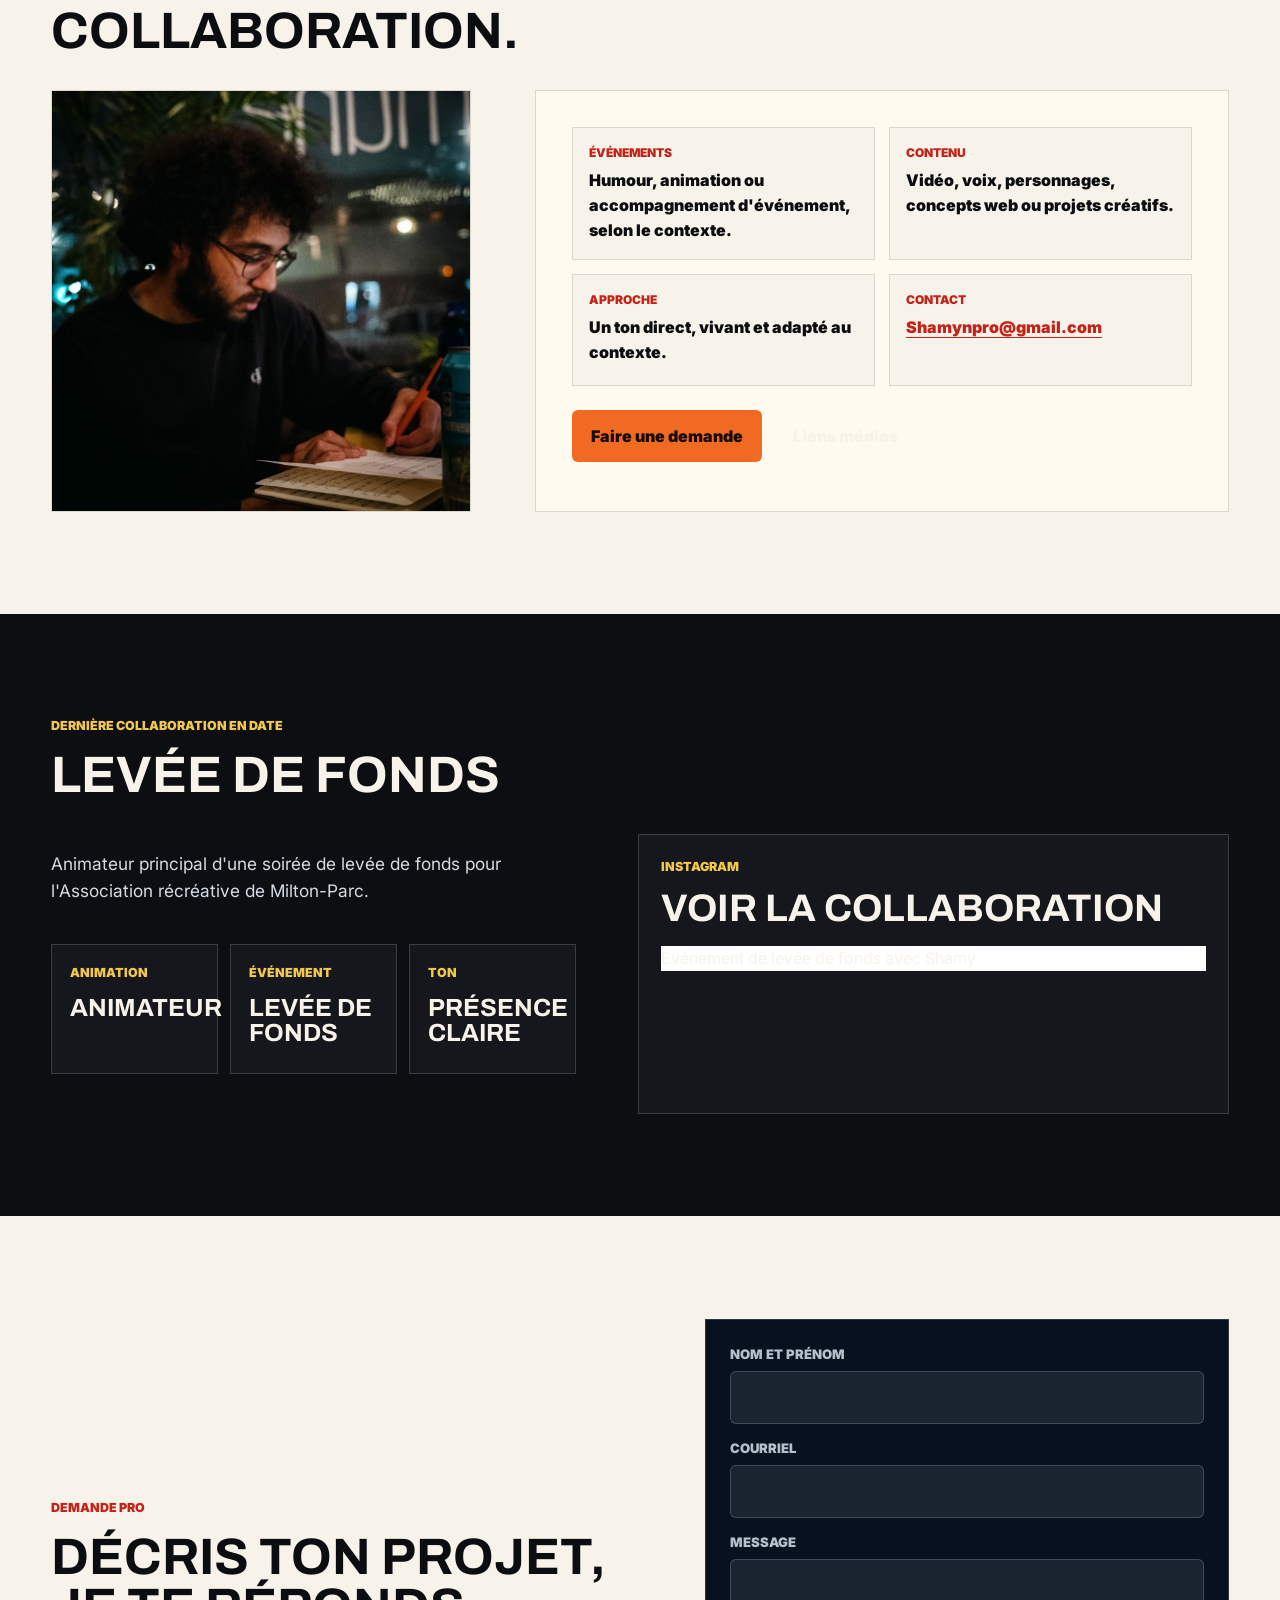
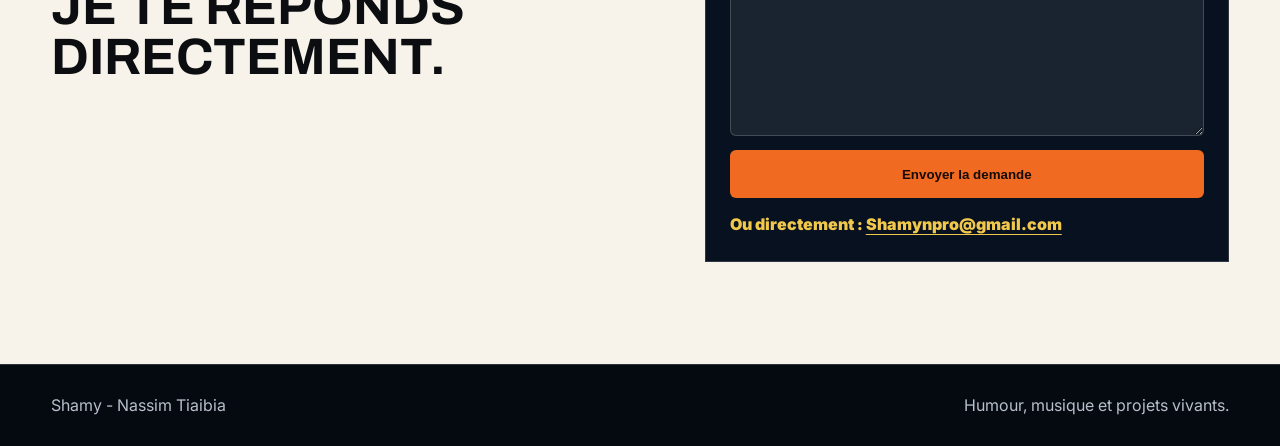
<file: pro.html>
<!doctype html>
<html lang="fr">
  <head>
    <meta charset="utf-8">
    <meta name="viewport" content="width=device-width, initial-scale=1">
    <title>Pro | Shamy</title>
    <meta
      name="description"
      content="Demandes professionnelles pour Shamy : humour, animation, voix, vidéo et collaborations."
    >
    <meta property="og:type" content="website">
    <meta property="og:site_name" content="Shamy">
    <meta property="og:title" content="Services pro | Shamy">
    <meta
      property="og:description"
      content="Humour, animation, voix, vidéo et collaborations avec Shamy."
    >
    <meta property="og:image" content="https://shhamy.github.io/Shamy---Site/assets/shamy-og.jpg">
    <meta name="twitter:card" content="summary_large_image">
    <meta name="twitter:title" content="Services pro | Shamy">
    <meta
      name="twitter:description"
      content="Humour, animation, voix, vidéo et collaborations avec Shamy."
    >
    <meta name="twitter:image" content="https://shhamy.github.io/Shamy---Site/assets/shamy-og.jpg">
    <link rel="preconnect" href="https://fonts.googleapis.com">
    <link rel="preconnect" href="https://fonts.gstatic.com" crossorigin>
    <link
      href="https://fonts.googleapis.com/css2?family=Archivo:wght@500;700;800;900&family=Inter:wght@400;500;600;700&display=swap"
      rel="stylesheet"
    >
    <link rel="icon" type="image/png" href="assets/shamy-favicon.png">
    <link rel="stylesheet" href="styles.css">
  </head>
  <body>
    <header class="site-header">
      <a class="brand" href="index.html" aria-label="Retour à l'accueil">Shamy</a>
      <nav class="main-nav" aria-label="Navigation principale">
        <a href="index.html#bio">Bio</a>
        <a href="pro.html">Services pro</a>
        <a href="index.html#spectacles">Spectacles</a>
        <a href="index.html#realisations">Réalisations</a>
        <a href="medias.html">Médias</a>
        <a href="index.html#contact">Contact</a>
      </nav>
      <a class="header-cta" href="https://lepointdevente.com/billets/broufissionnel?lang=fr">Billets</a>
    </header>

    <main>
      <section class="pro-hero section-band">
        <div class="hero-copy">
          <p class="eyebrow">Espace pro</p>
          <h1>Services pro.</h1>
          <p class="hero-text">
            Pour un événement, une soirée, une vidéo, une voix ou une collaboration, l'idée est simple :
            comprendre le contexte, garder le ton juste et amener une présence drôle, claire et vivante.
          </p>
          <div class="hero-actions" aria-label="Actions professionnelles">
            <a class="button button-primary" href="#booking-pro">Faire une demande</a>
            <a class="button button-secondary" href="#infos-pro">Infos pro</a>
          </div>
        </div>
        <div class="hero-media pro-hero-media" aria-label="Shamy en préparation">
          <img src="assets/shamy-press-photo.jpg" alt="Shamy en train d'écrire">
          <div class="event-chip">
            <span>Préparation</span>
            <strong>Sur mesure</strong>
          </div>
        </div>
      </section>

      <section class="section section-pro pro-page-section">
        <div class="pro-grid">
          <article>
            <p class="tag">Événements</p>
            <h3>Humour en salle</h3>
            <p>
              Un set adaptable, pensé selon le contexte, le public et l'ambiance de la soirée.
            </p>
          </article>
          <article>
            <p class="tag">Animation</p>
            <h3>Soirées et projets</h3>
            <p>
              Une présence à l'aise au micro pour présenter, improviser et garder le rythme.
            </p>
          </article>
          <article>
            <p class="tag">Voix / caméra</p>
            <h3>Personnages et collaborations</h3>
            <p>
              Disponible pour des projets vidéo, voix, concepts web ou idées qui demandent du jeu.
            </p>
          </article>
        </div>
      </section>

      <section id="infos-pro" class="section section-kit">
        <div class="section-heading">
          <p class="eyebrow">Collaborations</p>
          <h2>Pour toute demande de collaboration.</h2>
        </div>
        <div class="kit-layout">
          <div class="kit-photo">
            <img src="assets/shamy-press-photo.jpg" alt="Photo presse de Shamy en préparation">
          </div>
          <div class="kit-panel">
            <dl class="kit-list">
              <div>
                <dt>Événements</dt>
                <dd>Humour, animation ou accompagnement d'événement, selon le contexte.</dd>
              </div>
              <div>
                <dt>Contenu</dt>
                <dd>Vidéo, voix, personnages, concepts web ou projets créatifs.</dd>
              </div>
              <div>
                <dt>Approche</dt>
                <dd>Un ton direct, vivant et adapté au contexte.</dd>
              </div>
              <div>
                <dt>Contact</dt>
                <dd><a href="mailto:Shamynpro@gmail.com">Shamynpro@gmail.com</a></dd>
              </div>
            </dl>
            <div class="kit-actions">
              <a class="button button-primary" href="#booking-pro">Faire une demande</a>
              <a class="button button-secondary" href="medias.html">Liens médias</a>
            </div>
          </div>
        </div>
      </section>

      <section class="section section-pro-proof">
        <div class="section-heading">
          <p class="eyebrow">Dernière collaboration en date</p>
          <h2>Levée de fonds</h2>
        </div>
        <div class="proof-layout">
          <div class="proof-copy">
            <p>
              Animateur principal d'une soirée de levée de fonds pour l'Association récréative de Milton-Parc.
            </p>
            <div class="proof-points" aria-label="Ce que cette collaboration montre">
              <article>
                <p class="tag">Animation</p>
                <h3>Animateur</h3>
              </article>
              <article>
                <p class="tag">Événement</p>
                <h3>Levée de fonds</h3>
              </article>
              <article>
                <p class="tag">Ton</p>
                <h3>Présence claire</h3>
              </article>
            </div>
          </div>
          <article class="media-card proof-card">
            <span class="media-type">Instagram</span>
            <h3>Voir la collaboration</h3>
            <blockquote
              class="instagram-media"
              data-instgrm-permalink="https://www.instagram.com/p/DYLqJTYDFGW/?img_index=1"
              data-instgrm-version="14"
            >
              <a href="https://www.instagram.com/p/DYLqJTYDFGW/?img_index=1">Événement de levée de fonds avec Shamy</a>
            </blockquote>
          </article>
        </div>
      </section>

      <section id="booking-pro" class="section section-contact">
        <div>
          <p class="eyebrow">Demande pro</p>
          <h2>Décris ton projet, je te réponds directement.</h2>
        </div>
        <div class="contact-panel">
          <form
            class="booking-form"
            id="booking-form"
            action="https://api.web3forms.com/submit"
            method="post"
          >
            <input type="hidden" name="access_key" value="dfb72ff6-ff1e-41c3-a7f5-b4ad7f6306fc">
            <input type="hidden" name="subject" value="Nouvelle demande pro - Shamy">
            <input type="hidden" name="from_name" value="Page pro de Shamy">
            <input type="checkbox" name="botcheck" class="botcheck" tabindex="-1" autocomplete="off">
            <div class="form-row">
              <label for="booking-name">Nom et prénom</label>
              <input id="booking-name" name="name" type="text" autocomplete="name" required>
            </div>
            <div class="form-row">
              <label for="booking-email">Courriel</label>
              <input id="booking-email" name="email" type="email" autocomplete="email" required>
            </div>
            <div class="form-row">
              <label for="booking-message">Message</label>
              <textarea id="booking-message" name="message" rows="6" required></textarea>
            </div>
            <button class="button button-primary" type="submit">Envoyer la demande</button>
          </form>
          <div class="form-status" role="status" aria-live="polite" hidden></div>
          <p class="contact-email">Ou directement : <a href="mailto:Shamynpro@gmail.com">Shamynpro@gmail.com</a></p>
        </div>
      </section>
    </main>

    <footer class="site-footer">
      <p>Shamy - Nassim Tiaibia</p>
      <p>Humour, musique et projets vivants.</p>
    </footer>
    <script src="script.js"></script>
    <script async src="https://www.instagram.com/embed.js"></script>
  </body>
</html>
</file>
<file: styles.css>
:root {
  --night: #07111f;
  --ink: #0c0d10;
  --paper: #f7f3ea;
  --muted: #b7c0ca;
  --blue: #12345a;
  --orange: #f06a22;
  --red: #c52318;
  --gold: #f1c84b;
  --line: rgba(255, 255, 255, 0.16);
  --shadow: 0 24px 70px rgba(0, 0, 0, 0.34);
}

* {
  box-sizing: border-box;
}

html {
  scroll-behavior: smooth;
}

body {
  margin: 0;
  background: var(--night);
  color: var(--paper);
  font-family: "Inter", Arial, sans-serif;
  line-height: 1.55;
}

img {
  display: block;
  max-width: 100%;
}

a {
  color: inherit;
  text-decoration: none;
}

.site-header {
  position: sticky;
  top: 0;
  z-index: 20;
  display: grid;
  grid-template-columns: auto 1fr auto;
  gap: 24px;
  align-items: center;
  padding: 18px clamp(18px, 4vw, 56px);
  background: rgba(7, 17, 31, 0.9);
  border-bottom: 1px solid var(--line);
  backdrop-filter: blur(18px);
}

.brand,
h1,
h2,
h3 {
  font-family: "Archivo", Impact, sans-serif;
  line-height: 0.98;
}

.brand {
  color: var(--paper);
  font-size: 1.45rem;
  font-weight: 900;
  text-transform: uppercase;
}

.main-nav {
  display: flex;
  justify-content: center;
  gap: clamp(14px, 3vw, 34px);
  color: var(--muted);
  font-size: 0.94rem;
  font-weight: 700;
}

.main-nav a {
  position: relative;
  padding: 8px 0;
}

.main-nav a::after {
  content: "";
  position: absolute;
  left: 0;
  right: 0;
  bottom: 0;
  height: 3px;
  background: var(--gold);
  transform: scaleX(0);
  transform-origin: left;
  transition: transform 180ms ease;
}

.main-nav a,
.social-links a {
  transition: color 180ms ease, transform 180ms ease;
}

.main-nav a:hover,
.social-links a:hover,
.main-nav a.is-active {
  color: var(--gold);
}

.main-nav a:hover::after,
.main-nav a.is-active::after {
  transform: scaleX(1);
}

.header-cta {
  padding: 10px 16px;
  border: 1px solid rgba(240, 106, 34, 0.7);
  color: var(--paper);
  font-weight: 800;
}

.section-band {
  min-height: calc(100vh - 74px);
  padding: clamp(34px, 6vw, 86px) clamp(18px, 4vw, 56px) 46px;
}

.hero {
  display: grid;
  grid-template-columns: minmax(0, 0.9fr) minmax(340px, 1.1fr);
  gap: clamp(28px, 5vw, 70px);
  align-items: center;
  background:
    linear-gradient(135deg, rgba(197, 35, 24, 0.18), transparent 34%),
    linear-gradient(215deg, rgba(240, 106, 34, 0.22), transparent 42%),
    var(--night);
}

.pro-hero {
  display: grid;
  grid-template-columns: minmax(360px, 0.78fr) minmax(360px, 1fr);
  gap: clamp(28px, 5vw, 70px);
  align-items: center;
  background:
    linear-gradient(135deg, rgba(197, 35, 24, 0.22), transparent 34%),
    linear-gradient(215deg, rgba(18, 52, 90, 0.64), transparent 46%),
    var(--night);
}

.pro-hero-media img {
  object-position: center center;
}

.media-hero {
  display: grid;
  grid-template-columns: minmax(0, 0.85fr) minmax(320px, 0.75fr);
  gap: clamp(28px, 5vw, 70px);
  align-items: center;
  background:
    linear-gradient(135deg, rgba(240, 106, 34, 0.23), transparent 34%),
    linear-gradient(215deg, rgba(197, 35, 24, 0.2), transparent 42%),
    var(--night);
}

.media-hero-photo img {
  object-position: center center;
}

.hero-copy {
  max-width: 690px;
  min-width: 0;
}

.eyebrow,
.tag,
.media-type {
  margin: 0 0 14px;
  color: var(--gold);
  font-size: 0.78rem;
  font-weight: 900;
  text-transform: uppercase;
}

h1 {
  max-width: 820px;
  margin: 0;
  font-size: clamp(2.6rem, 4.4vw, 4.9rem);
  text-transform: uppercase;
  overflow-wrap: break-word;
}

.hero-text {
  max-width: 650px;
  margin: 24px 0 0;
  color: #d8dde3;
  font-size: clamp(1.02rem, 1.8vw, 1.25rem);
}

.section-intro {
  max-width: 620px;
  margin: 18px 0 0;
  color: #3f444a;
  font-size: 1.04rem;
}

.hero-actions {
  display: flex;
  flex-wrap: wrap;
  gap: 14px;
  margin-top: 30px;
}

.button {
  display: inline-flex;
  min-height: 48px;
  align-items: center;
  justify-content: center;
  padding: 13px 18px;
  border: 1px solid transparent;
  border-radius: 6px;
  font-weight: 900;
  transition: transform 180ms ease, background 180ms ease, border-color 180ms ease;
}

.button:hover,
.header-cta:hover {
  transform: translateY(-2px);
}

.button:disabled {
  cursor: wait;
  opacity: 0.72;
  transform: none;
}

.button-primary {
  background: var(--orange);
  color: #160b05;
}

.button-primary:hover {
  background: #ff8337;
}

.button-secondary {
  border-color: rgba(255, 255, 255, 0.32);
  color: var(--paper);
}

.button-secondary:hover {
  border-color: var(--gold);
}

.hero-media {
  position: relative;
  min-height: 390px;
  align-self: center;
  overflow: hidden;
  border: 1px solid var(--line);
  box-shadow: var(--shadow);
}

.hero-media img {
  width: 100%;
  height: 100%;
  min-height: 390px;
  object-fit: cover;
}

.event-chip {
  position: absolute;
  right: 18px;
  bottom: 18px;
  width: min(250px, calc(100% - 36px));
  padding: 18px;
  background: rgba(7, 17, 31, 0.92);
  border: 1px solid rgba(255, 255, 255, 0.2);
}

.event-chip span {
  display: block;
  color: var(--gold);
  font-size: 0.82rem;
  font-weight: 900;
  text-transform: uppercase;
}

.event-chip strong {
  display: block;
  margin-top: 5px;
  font-family: "Archivo", Impact, sans-serif;
  font-size: 1.8rem;
  text-transform: uppercase;
}

.section {
  padding: clamp(58px, 8vw, 112px) clamp(18px, 4vw, 56px);
  scroll-margin-top: 98px;
}

.section-heading {
  max-width: 760px;
  margin-bottom: 34px;
}

h2 {
  margin: 0;
  font-size: clamp(2.1rem, 4vw, 4rem);
  text-transform: uppercase;
}

h3 {
  margin: 0;
  font-size: clamp(1.55rem, 3vw, 2.5rem);
  text-transform: uppercase;
}

.section-events {
  background: var(--paper);
  color: var(--ink);
}

.section-events .eyebrow,
.section-events .tag {
  color: var(--red);
}

.event-feature {
  display: grid;
  grid-template-columns: minmax(260px, 420px) minmax(0, 1fr);
  gap: clamp(24px, 5vw, 70px);
  align-items: center;
}

.poster-frame {
  overflow: hidden;
  border: 1px solid rgba(12, 13, 16, 0.16);
  box-shadow: 18px 18px 0 var(--gold);
}

.poster-frame img {
  width: 100%;
  aspect-ratio: 4 / 5;
  object-fit: cover;
}

.event-details {
  max-width: 770px;
}

.event-details p {
  color: #34383d;
  font-size: 1.05rem;
}

.event-details .event-note {
  max-width: 640px;
  margin: 18px 0 0;
  color: #525962;
  font-size: 0.96rem;
}

.event-facts {
  display: grid;
  grid-template-columns: repeat(3, minmax(0, 1fr));
  gap: 12px;
  margin: 26px 0;
}

.event-facts div,
.secondary-events article,
.media-card,
.contact-panel {
  border: 1px solid rgba(255, 255, 255, 0.16);
}

.event-facts div {
  min-height: 102px;
  padding: 16px;
  background: #fffaf0;
  border-color: rgba(12, 13, 16, 0.13);
}

dt {
  color: var(--red);
  font-size: 0.75rem;
  font-weight: 900;
  text-transform: uppercase;
}

dd {
  margin: 6px 0 0;
  font-weight: 900;
}

.secondary-events {
  display: grid;
  grid-template-columns: repeat(2, minmax(0, 1fr));
  gap: 18px;
  margin-top: 42px;
}

.secondary-events.single-event {
  grid-template-columns: minmax(0, 0.72fr);
}

.secondary-events article {
  padding: 24px;
  border-color: rgba(12, 13, 16, 0.14);
  background: #fffaf0;
}

.secondary-events p {
  color: #3f444a;
}

.section-bio {
  background:
    linear-gradient(90deg, rgba(18, 52, 90, 0.65), transparent),
    #0a1424;
}

.bio-copy {
  max-width: 920px;
}

.bio-copy p:not(.eyebrow) {
  color: #d5dce5;
  font-size: 1.08rem;
}

.section-pro {
  background: #fffaf0;
  color: var(--ink);
}

.section-pro .eyebrow,
.section-pro .tag {
  color: var(--red);
}

.pro-grid {
  display: grid;
  grid-template-columns: repeat(3, minmax(0, 1fr));
  gap: 16px;
  margin-bottom: 28px;
}

.pro-grid article {
  min-height: 260px;
  padding: 24px;
  border: 1px solid rgba(12, 13, 16, 0.14);
  background: var(--paper);
}

.pro-grid p:not(.tag) {
  color: #3f444a;
}

.pro-page-section {
  padding-top: clamp(44px, 6vw, 78px);
}

.section-kit {
  background: var(--paper);
  color: var(--ink);
}

.section-kit .eyebrow {
  color: var(--red);
}

.kit-layout {
  display: grid;
  grid-template-columns: minmax(260px, 420px) minmax(0, 1fr);
  gap: clamp(24px, 5vw, 64px);
  align-items: stretch;
}

.kit-photo {
  overflow: hidden;
  border: 1px solid rgba(12, 13, 16, 0.14);
  background: #fffaf0;
}

.kit-photo img {
  width: 100%;
  height: 100%;
  min-height: 420px;
  object-fit: cover;
}

.kit-panel {
  padding: clamp(22px, 4vw, 36px);
  border: 1px solid rgba(12, 13, 16, 0.14);
  background: #fffaf0;
}

.kit-list {
  display: grid;
  grid-template-columns: repeat(2, minmax(0, 1fr));
  gap: 14px;
  margin: 0;
}

.kit-list div {
  min-height: 112px;
  padding: 16px;
  border: 1px solid rgba(12, 13, 16, 0.12);
  background: var(--paper);
}

.kit-list a {
  color: var(--red);
  text-decoration: underline;
  text-underline-offset: 4px;
}

.kit-actions {
  display: flex;
  flex-wrap: wrap;
  gap: 12px;
  margin-top: 24px;
}

.section-pro-proof {
  background: #0d0e12;
}

.proof-layout {
  display: grid;
  grid-template-columns: minmax(0, 0.8fr) minmax(320px, 0.9fr);
  gap: clamp(24px, 5vw, 62px);
  align-items: start;
}

.proof-layout p {
  max-width: 680px;
  color: #d5dce5;
  font-size: 1.08rem;
}

.proof-copy {
  display: grid;
  gap: 22px;
}

.proof-points {
  display: grid;
  grid-template-columns: repeat(3, minmax(0, 1fr));
  gap: 12px;
}

.proof-points article {
  min-height: 130px;
  padding: 18px;
  border: 1px solid rgba(255, 255, 255, 0.16);
  background: #15171c;
}

.proof-points .tag {
  color: var(--gold);
  font-size: 0.78rem;
}

.proof-points h3 {
  font-size: clamp(1.2rem, 2vw, 1.55rem);
}

.proof-card {
  min-height: auto;
}

.section-media {
  background: #0d0e12;
}

.media-grid {
  display: grid;
  grid-template-columns: repeat(3, minmax(0, 1fr));
  gap: 16px;
}

.media-card {
  min-height: 280px;
  padding: 22px;
  background: #15171c;
  display: flex;
  flex-direction: column;
  justify-content: flex-start;
  transition: transform 180ms ease, border-color 180ms ease, background 180ms ease;
}

.media-card-large {
  grid-column: span 2;
}

.media-card:hover {
  transform: translateY(-5px);
  border-color: rgba(240, 106, 34, 0.8);
  background: #1b2028;
}

.media-card p {
  color: var(--muted);
}

.album-card {
  min-height: auto;
  padding: 0;
  overflow: hidden;
}

.album-card:hover .album-cover {
  transform: scale(1.025);
}

.album-cover {
  display: block;
  width: 100%;
  aspect-ratio: 1 / 1;
  object-fit: cover;
  border-top: 1px solid rgba(255, 255, 255, 0.16);
  transition: transform 220ms ease;
}

.album-card-copy {
  padding: 22px;
}

.album-card-copy .media-type {
  display: block;
}

.media-page-link {
  margin-top: 24px;
}

.section-links {
  background: var(--paper);
  color: var(--ink);
}

.section-links .eyebrow {
  color: var(--red);
}

.social-directory {
  display: grid;
  grid-template-columns: repeat(auto-fit, minmax(190px, 1fr));
  gap: 16px;
}

.social-card {
  min-height: 86px;
  padding: 18px;
  border: 1px solid rgba(12, 13, 16, 0.14);
  background: #fffaf0;
  display: flex;
  align-items: center;
  gap: 14px;
  color: var(--ink);
  transition: transform 180ms ease, border-color 180ms ease;
}

.social-card:hover {
  transform: translateY(-5px);
  border-color: rgba(197, 35, 24, 0.5);
}

.social-icon {
  display: inline-flex;
  width: 42px;
  height: 42px;
  flex: 0 0 42px;
  align-items: center;
  justify-content: center;
  border-radius: 50%;
  background: var(--orange);
  color: #ffffff;
}

.social-icon svg {
  width: 23px;
  height: 23px;
  fill: currentColor;
}

.social-icon-instagram {
  background: linear-gradient(135deg, #833ab4, #fd1d1d 48%, #fcb045);
}

.social-icon-youtube {
  background: #ff0033;
}

.social-icon-tiktok {
  background: #050910;
}

.social-icon-twitch {
  background: #9146ff;
}

.social-icon-spotify {
  background: #1db954;
  color: #07111f;
}

.social-card strong {
  display: block;
  font-family: "Archivo", Impact, sans-serif;
  font-size: clamp(1.2rem, 2vw, 1.55rem);
  line-height: 1;
  overflow-wrap: anywhere;
}

.primary-social {
  background: var(--night);
  color: var(--paper);
}

.video-frame {
  position: relative;
  width: 100%;
  aspect-ratio: 16 / 9;
  margin-top: 18px;
  overflow: hidden;
  border: 1px solid rgba(255, 255, 255, 0.18);
  background: #050910;
}

.video-frame iframe {
  position: absolute;
  inset: 0;
  width: 100%;
  height: 100%;
  border: 0;
}

.media-fallback {
  display: inline-flex;
  width: fit-content;
  margin-top: 12px;
  color: var(--gold);
  font-weight: 900;
  text-decoration: underline;
  text-underline-offset: 4px;
}

.instagram-media {
  width: 100%;
  min-width: 0 !important;
  max-width: 100% !important;
  margin: 18px 0 0 !important;
  background: #ffffff;
}

.section-contact {
  display: grid;
  grid-template-columns: minmax(0, 0.9fr) minmax(320px, 0.8fr);
  gap: clamp(26px, 5vw, 64px);
  align-items: center;
  background: var(--paper);
  color: var(--ink);
}

.section-contact .eyebrow {
  color: var(--red);
}

.contact-panel {
  padding: 24px;
  background: var(--night);
  color: var(--paper);
}

.booking-form,
.newsletter-form {
  display: grid;
  gap: 14px;
}

.botcheck {
  display: none;
}

.form-row {
  display: grid;
  gap: 7px;
}

.form-row label {
  color: var(--muted);
  font-size: 0.82rem;
  font-weight: 900;
  text-transform: uppercase;
}

.form-row input,
.form-row textarea {
  width: 100%;
  border: 1px solid rgba(255, 255, 255, 0.18);
  border-radius: 6px;
  background: rgba(255, 255, 255, 0.08);
  color: var(--paper);
  font: inherit;
  padding: 13px 14px;
  outline: none;
}

.form-row textarea {
  resize: vertical;
}

.form-row input:focus,
.form-row textarea:focus {
  border-color: var(--gold);
  box-shadow: 0 0 0 3px rgba(241, 200, 75, 0.14);
}

.social-links {
  display: flex;
  flex-wrap: wrap;
  gap: 10px 18px;
  margin-top: 22px;
  color: var(--muted);
  font-weight: 800;
}

.contact-email {
  margin: 14px 0 0;
  color: var(--gold);
  font-weight: 900;
}

.contact-email a {
  text-decoration: underline;
  text-underline-offset: 4px;
}

.form-status {
  margin-top: 18px;
  padding: 18px;
  border-radius: 6px;
  font-weight: 800;
}

.form-status.is-success {
  background: rgba(241, 200, 75, 0.14);
  border: 1px solid rgba(241, 200, 75, 0.48);
  color: var(--paper);
}

.form-status.is-error {
  background: rgba(197, 35, 24, 0.16);
  border: 1px solid rgba(197, 35, 24, 0.52);
  color: var(--paper);
}

.site-footer {
  display: flex;
  justify-content: space-between;
  gap: 18px;
  padding: 28px clamp(18px, 4vw, 56px);
  color: var(--muted);
  background: #050910;
  border-top: 1px solid var(--line);
}

.site-footer p {
  margin: 0;
}

.success-page {
  min-height: 100vh;
  background:
    linear-gradient(135deg, rgba(197, 35, 24, 0.18), transparent 34%),
    linear-gradient(215deg, rgba(240, 106, 34, 0.22), transparent 42%),
    var(--night);
}

.success-wrap {
  min-height: 100vh;
  display: grid;
  place-items: center;
  padding: 24px;
}

.success-panel {
  width: min(760px, 100%);
  padding: clamp(28px, 6vw, 64px);
  border: 1px solid var(--line);
  background: rgba(7, 17, 31, 0.9);
  box-shadow: var(--shadow);
}

.success-panel h1 {
  font-size: clamp(3.2rem, 8vw, 7rem);
}

.success-panel p:not(.eyebrow) {
  max-width: 560px;
  color: #d8dde3;
  font-size: 1.12rem;
}

.reveal {
  opacity: 0;
  transform: translateY(22px);
  transition: opacity 650ms ease, transform 650ms ease;
}

.reveal.is-visible {
  opacity: 1;
  transform: translateY(0);
}

.section-flash {
  animation: sectionSettle 520ms ease;
}

@keyframes sectionSettle {
  0% {
    transform: translateY(8px);
  }

  100% {
    transform: translateY(0);
  }
}

@media (prefers-reduced-motion: reduce) {
  html {
    scroll-behavior: auto;
  }

  *,
  *::before,
  *::after {
    animation-duration: 0.01ms !important;
    animation-iteration-count: 1 !important;
    scroll-behavior: auto !important;
    transition-duration: 0.01ms !important;
  }

  .reveal {
    opacity: 1;
    transform: none;
  }
}

@media (max-width: 960px) {
  h1 {
    font-size: clamp(2.7rem, 8.2vw, 4.8rem);
  }

  .site-header {
    grid-template-columns: 1fr auto;
  }

  .main-nav {
    grid-column: 1 / -1;
    grid-row: 2;
    justify-content: flex-start;
    overflow-x: auto;
    padding-bottom: 2px;
  }

  .hero,
  .pro-hero,
  .media-hero,
  .event-feature,
  .section-bio,
  .section-contact,
  .kit-layout,
  .proof-layout {
    grid-template-columns: 1fr;
  }

  .section-band {
    min-height: auto;
  }

  .media-grid {
    grid-template-columns: repeat(2, minmax(0, 1fr));
  }

  .secondary-events.single-event,
  .pro-grid,
  .proof-points,
  .social-directory {
    grid-template-columns: 1fr;
  }

  .media-card-large {
    grid-column: span 2;
  }
}

@media (max-width: 650px) {
  h1 {
    font-size: clamp(2.55rem, 11vw, 4.2rem);
  }

  .header-cta {
    padding: 9px 12px;
  }

  .hero-media,
  .hero-media img {
    min-height: 270px;
  }

  .event-facts,
  .kit-list,
  .secondary-events,
  .media-grid {
    grid-template-columns: 1fr;
  }

  .kit-photo img {
    min-height: 320px;
  }

  .media-card-large {
    grid-column: span 1;
  }

  .poster-frame {
    box-shadow: 10px 10px 0 var(--gold);
  }

  .site-footer {
    flex-direction: column;
  }
}
</file>
<file: Site internet - Shamy/styles.css>
:root {
  --night: #07111f;
  --ink: #0c0d10;
  --paper: #f7f3ea;
  --muted: #b7c0ca;
  --blue: #12345a;
  --orange: #f06a22;
  --red: #c52318;
  --gold: #f1c84b;
  --line: rgba(255, 255, 255, 0.16);
  --shadow: 0 24px 70px rgba(0, 0, 0, 0.34);
}

* {
  box-sizing: border-box;
}

html {
  scroll-behavior: smooth;
}

body {
  margin: 0;
  background: var(--night);
  color: var(--paper);
  font-family: "Inter", Arial, sans-serif;
  line-height: 1.55;
}

img {
  display: block;
  max-width: 100%;
}

a {
  color: inherit;
  text-decoration: none;
}

.site-header {
  position: sticky;
  top: 0;
  z-index: 20;
  display: grid;
  grid-template-columns: auto 1fr auto;
  gap: 24px;
  align-items: center;
  padding: 18px clamp(18px, 4vw, 56px);
  background: rgba(7, 17, 31, 0.9);
  border-bottom: 1px solid var(--line);
  backdrop-filter: blur(18px);
}

.brand,
h1,
h2,
h3 {
  font-family: "Archivo", Impact, sans-serif;
  line-height: 0.98;
}

.brand {
  color: var(--paper);
  font-size: 1.45rem;
  font-weight: 900;
  text-transform: uppercase;
}

.main-nav {
  display: flex;
  justify-content: center;
  gap: clamp(14px, 3vw, 34px);
  color: var(--muted);
  font-size: 0.94rem;
  font-weight: 700;
}

.main-nav a,
.social-links a {
  transition: color 180ms ease, transform 180ms ease;
}

.main-nav a:hover,
.social-links a:hover {
  color: var(--gold);
}

.header-cta {
  padding: 10px 16px;
  border: 1px solid rgba(240, 106, 34, 0.7);
  color: var(--paper);
  font-weight: 800;
}

.section-band {
  min-height: calc(100vh - 74px);
  padding: clamp(34px, 6vw, 86px) clamp(18px, 4vw, 56px) 46px;
}

.hero {
  display: grid;
  grid-template-columns: minmax(0, 0.9fr) minmax(340px, 1.1fr);
  gap: clamp(28px, 5vw, 70px);
  align-items: center;
  background:
    linear-gradient(135deg, rgba(197, 35, 24, 0.18), transparent 34%),
    linear-gradient(215deg, rgba(240, 106, 34, 0.22), transparent 42%),
    var(--night);
}

.hero-copy {
  max-width: 690px;
}

.eyebrow,
.tag,
.media-type {
  margin: 0 0 14px;
  color: var(--gold);
  font-size: 0.78rem;
  font-weight: 900;
  text-transform: uppercase;
}

h1 {
  max-width: 820px;
  margin: 0;
  font-size: clamp(3.5rem, 9vw, 8.8rem);
  text-transform: uppercase;
}

.hero-text {
  max-width: 650px;
  margin: 24px 0 0;
  color: #d8dde3;
  font-size: clamp(1.02rem, 1.8vw, 1.25rem);
}

.hero-actions {
  display: flex;
  flex-wrap: wrap;
  gap: 14px;
  margin-top: 30px;
}

.button {
  display: inline-flex;
  min-height: 48px;
  align-items: center;
  justify-content: center;
  padding: 13px 18px;
  border: 1px solid transparent;
  border-radius: 6px;
  font-weight: 900;
  transition: transform 180ms ease, background 180ms ease, border-color 180ms ease;
}

.button:hover,
.header-cta:hover {
  transform: translateY(-2px);
}

.button:disabled {
  cursor: wait;
  opacity: 0.72;
  transform: none;
}

.button-primary {
  background: var(--orange);
  color: #160b05;
}

.button-primary:hover {
  background: #ff8337;
}

.button-secondary {
  border-color: rgba(255, 255, 255, 0.32);
  color: var(--paper);
}

.button-secondary:hover {
  border-color: var(--gold);
}

.hero-media {
  position: relative;
  min-height: 390px;
  overflow: hidden;
  border: 1px solid var(--line);
  box-shadow: var(--shadow);
}

.hero-media img {
  width: 100%;
  height: 100%;
  min-height: 390px;
  object-fit: cover;
}

.event-chip {
  position: absolute;
  right: 18px;
  bottom: 18px;
  width: min(250px, calc(100% - 36px));
  padding: 18px;
  background: rgba(7, 17, 31, 0.92);
  border: 1px solid rgba(255, 255, 255, 0.2);
}

.event-chip span {
  display: block;
  color: var(--gold);
  font-size: 0.82rem;
  font-weight: 900;
  text-transform: uppercase;
}

.event-chip strong {
  display: block;
  margin-top: 5px;
  font-family: "Archivo", Impact, sans-serif;
  font-size: 1.8rem;
  text-transform: uppercase;
}

.section {
  padding: clamp(58px, 8vw, 112px) clamp(18px, 4vw, 56px);
}

.section-heading {
  max-width: 760px;
  margin-bottom: 34px;
}

h2 {
  margin: 0;
  font-size: clamp(2.4rem, 5vw, 5rem);
  text-transform: uppercase;
}

h3 {
  margin: 0;
  font-size: clamp(1.55rem, 3vw, 2.5rem);
  text-transform: uppercase;
}

.section-events {
  background: var(--paper);
  color: var(--ink);
}

.section-events .eyebrow,
.section-events .tag {
  color: var(--red);
}

.event-feature {
  display: grid;
  grid-template-columns: minmax(260px, 420px) minmax(0, 1fr);
  gap: clamp(24px, 5vw, 70px);
  align-items: center;
}

.poster-frame {
  overflow: hidden;
  border: 1px solid rgba(12, 13, 16, 0.16);
  box-shadow: 18px 18px 0 var(--gold);
}

.poster-frame img {
  width: 100%;
  aspect-ratio: 4 / 5;
  object-fit: cover;
}

.event-details {
  max-width: 770px;
}

.event-details p {
  color: #34383d;
  font-size: 1.05rem;
}

.event-facts {
  display: grid;
  grid-template-columns: repeat(3, minmax(0, 1fr));
  gap: 12px;
  margin: 26px 0;
}

.event-facts div,
.secondary-events article,
.media-card,
.contact-panel {
  border: 1px solid rgba(255, 255, 255, 0.16);
}

.event-facts div {
  min-height: 102px;
  padding: 16px;
  background: #fffaf0;
  border-color: rgba(12, 13, 16, 0.13);
}

dt {
  color: var(--red);
  font-size: 0.75rem;
  font-weight: 900;
  text-transform: uppercase;
}

dd {
  margin: 6px 0 0;
  font-weight: 900;
}

.secondary-events {
  display: grid;
  grid-template-columns: repeat(2, minmax(0, 1fr));
  gap: 18px;
  margin-top: 42px;
}

.secondary-events article {
  padding: 24px;
  border-color: rgba(12, 13, 16, 0.14);
  background: #fffaf0;
}

.secondary-events p {
  color: #3f444a;
}

.section-bio {
  display: grid;
  grid-template-columns: minmax(0, 1fr) minmax(260px, 430px);
  gap: clamp(32px, 6vw, 78px);
  align-items: start;
  background:
    linear-gradient(90deg, rgba(18, 52, 90, 0.65), transparent),
    #0a1424;
}

.bio-copy {
  max-width: 820px;
}

.bio-copy p:not(.eyebrow) {
  color: #d5dce5;
  font-size: 1.08rem;
}

.bio-stats {
  display: grid;
  gap: 12px;
}

.bio-stats span {
  display: block;
  padding: 18px;
  background: rgba(255, 255, 255, 0.06);
  border-left: 5px solid var(--orange);
  font-family: "Archivo", Impact, sans-serif;
  font-size: clamp(1.35rem, 3vw, 2.3rem);
  font-weight: 900;
  text-transform: uppercase;
}

.section-media {
  background: #0d0e12;
}

.media-grid {
  display: grid;
  grid-template-columns: repeat(3, minmax(0, 1fr));
  gap: 16px;
}

.media-card {
  min-height: 280px;
  padding: 22px;
  background: #15171c;
  display: flex;
  flex-direction: column;
  justify-content: flex-start;
  transition: transform 180ms ease, border-color 180ms ease, background 180ms ease;
}

.media-card-large {
  grid-column: span 2;
}

.media-card:hover {
  transform: translateY(-5px);
  border-color: rgba(240, 106, 34, 0.8);
  background: #1b2028;
}

.media-card p {
  color: var(--muted);
}

.video-frame {
  position: relative;
  width: 100%;
  aspect-ratio: 16 / 9;
  margin-top: 18px;
  overflow: hidden;
  border: 1px solid rgba(255, 255, 255, 0.18);
  background: #050910;
}

.video-frame iframe {
  position: absolute;
  inset: 0;
  width: 100%;
  height: 100%;
  border: 0;
}

.media-fallback {
  display: inline-flex;
  width: fit-content;
  margin-top: 12px;
  color: var(--gold);
  font-weight: 900;
  text-decoration: underline;
  text-underline-offset: 4px;
}

.instagram-media {
  width: 100%;
  min-width: 0 !important;
  max-width: 100% !important;
  margin: 18px 0 0 !important;
  background: #ffffff;
}

.section-contact {
  display: grid;
  grid-template-columns: minmax(0, 0.9fr) minmax(320px, 0.8fr);
  gap: clamp(26px, 5vw, 64px);
  align-items: center;
  background: var(--paper);
  color: var(--ink);
}

.section-contact .eyebrow {
  color: var(--red);
}

.contact-panel {
  padding: 24px;
  background: var(--night);
  color: var(--paper);
}

.booking-form {
  display: grid;
  gap: 14px;
}

.form-row {
  display: grid;
  gap: 7px;
}

.form-row label {
  color: var(--muted);
  font-size: 0.82rem;
  font-weight: 900;
  text-transform: uppercase;
}

.form-row input,
.form-row textarea {
  width: 100%;
  border: 1px solid rgba(255, 255, 255, 0.18);
  border-radius: 6px;
  background: rgba(255, 255, 255, 0.08);
  color: var(--paper);
  font: inherit;
  padding: 13px 14px;
  outline: none;
}

.form-row textarea {
  resize: vertical;
}

.form-row input:focus,
.form-row textarea:focus {
  border-color: var(--gold);
  box-shadow: 0 0 0 3px rgba(241, 200, 75, 0.14);
}

.social-links {
  display: flex;
  flex-wrap: wrap;
  gap: 10px 18px;
  margin-top: 22px;
  color: var(--muted);
  font-weight: 800;
}

.contact-email {
  margin: 14px 0 0;
  color: var(--gold);
  font-weight: 900;
}

.contact-email a {
  text-decoration: underline;
  text-underline-offset: 4px;
}

.form-status {
  margin-top: 18px;
  padding: 18px;
  border-radius: 6px;
  font-weight: 800;
}

.form-status.is-success {
  background: rgba(241, 200, 75, 0.14);
  border: 1px solid rgba(241, 200, 75, 0.48);
  color: var(--paper);
}

.form-status.is-error {
  background: rgba(197, 35, 24, 0.16);
  border: 1px solid rgba(197, 35, 24, 0.52);
  color: var(--paper);
}

.site-footer {
  display: flex;
  justify-content: space-between;
  gap: 18px;
  padding: 28px clamp(18px, 4vw, 56px);
  color: var(--muted);
  background: #050910;
  border-top: 1px solid var(--line);
}

.site-footer p {
  margin: 0;
}

@media (max-width: 960px) {
  .site-header {
    grid-template-columns: 1fr auto;
  }

  .main-nav {
    grid-column: 1 / -1;
    grid-row: 2;
    justify-content: flex-start;
    overflow-x: auto;
    padding-bottom: 2px;
  }

  .hero,
  .event-feature,
  .section-bio,
  .section-contact {
    grid-template-columns: 1fr;
  }

  .section-band {
    min-height: auto;
  }

  .media-grid {
    grid-template-columns: repeat(2, minmax(0, 1fr));
  }

  .media-card-large {
    grid-column: span 2;
  }
}

@media (max-width: 650px) {
  .header-cta {
    padding: 9px 12px;
  }

  .hero-media,
  .hero-media img {
    min-height: 270px;
  }

  .event-facts,
  .secondary-events,
  .media-grid {
    grid-template-columns: 1fr;
  }

  .media-card-large {
    grid-column: span 1;
  }

  .poster-frame {
    box-shadow: 10px 10px 0 var(--gold);
  }

  .site-footer {
    flex-direction: column;
  }
}
</file>
